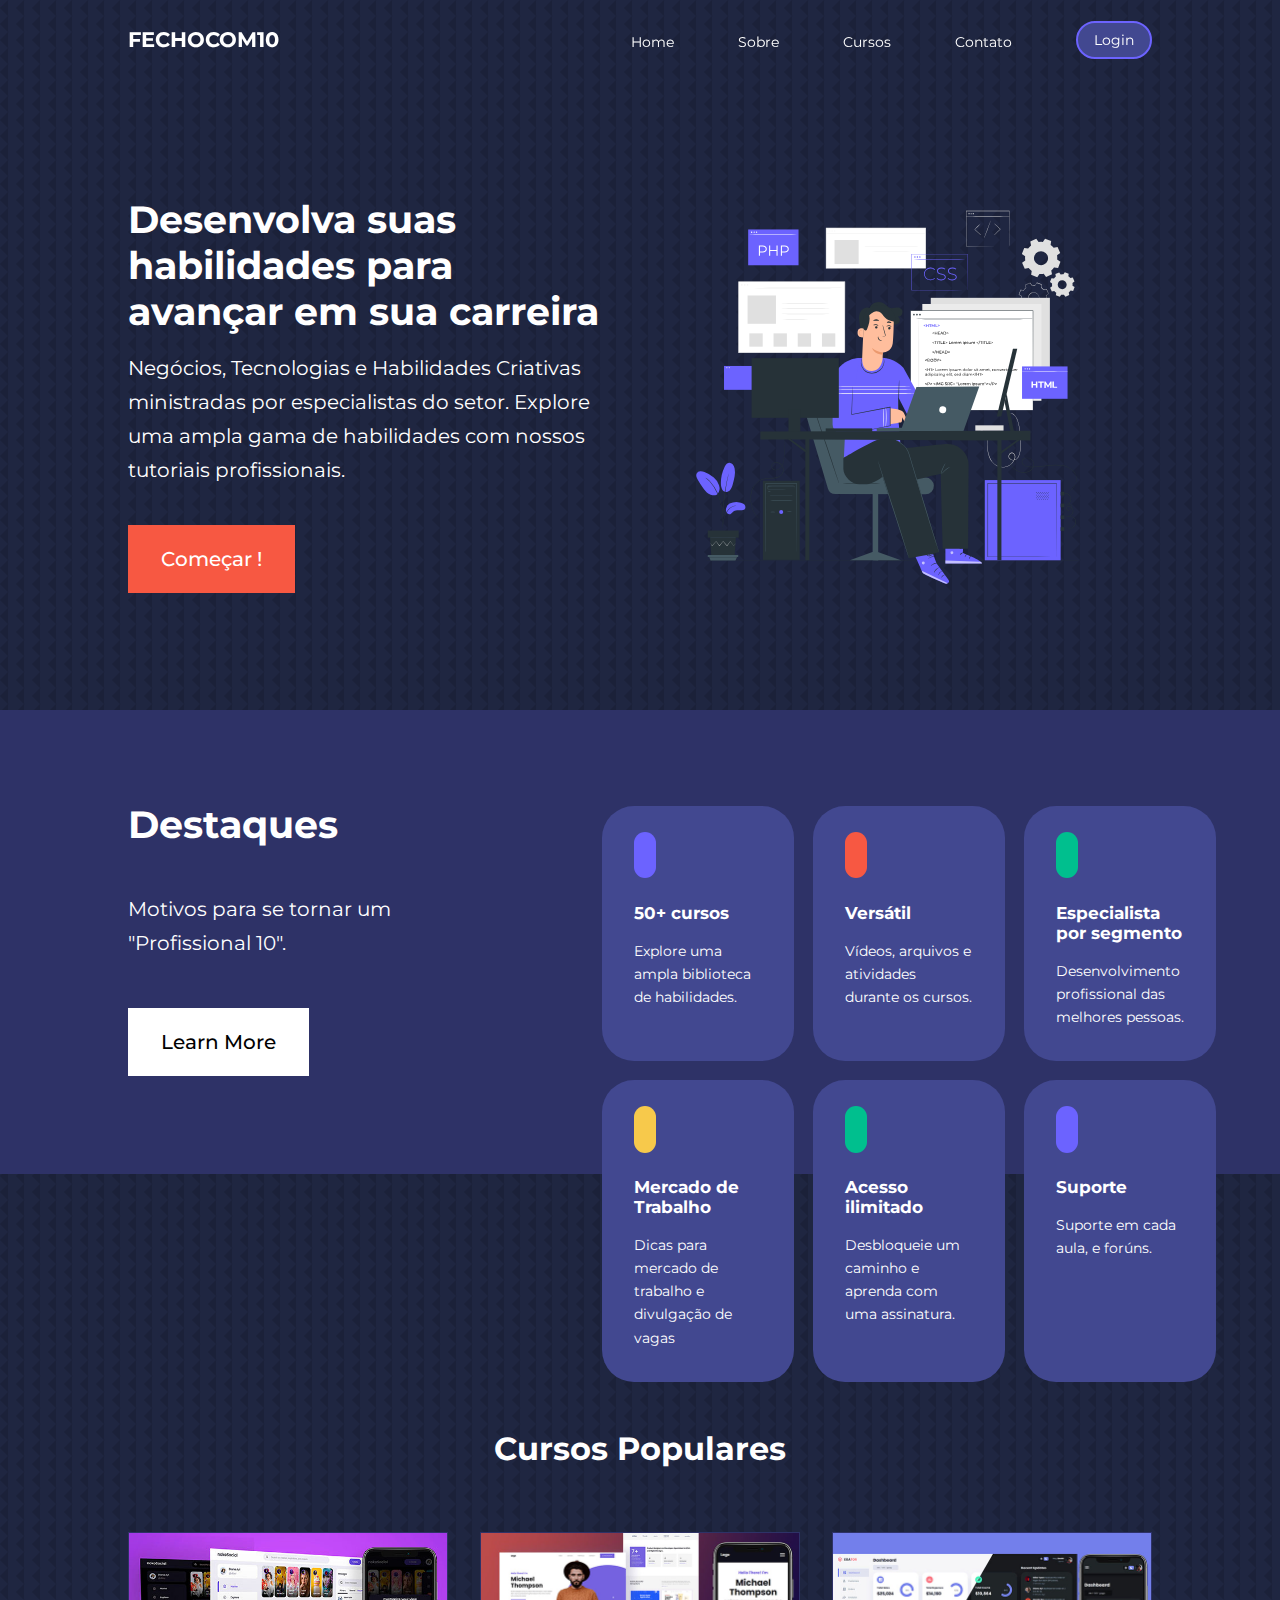
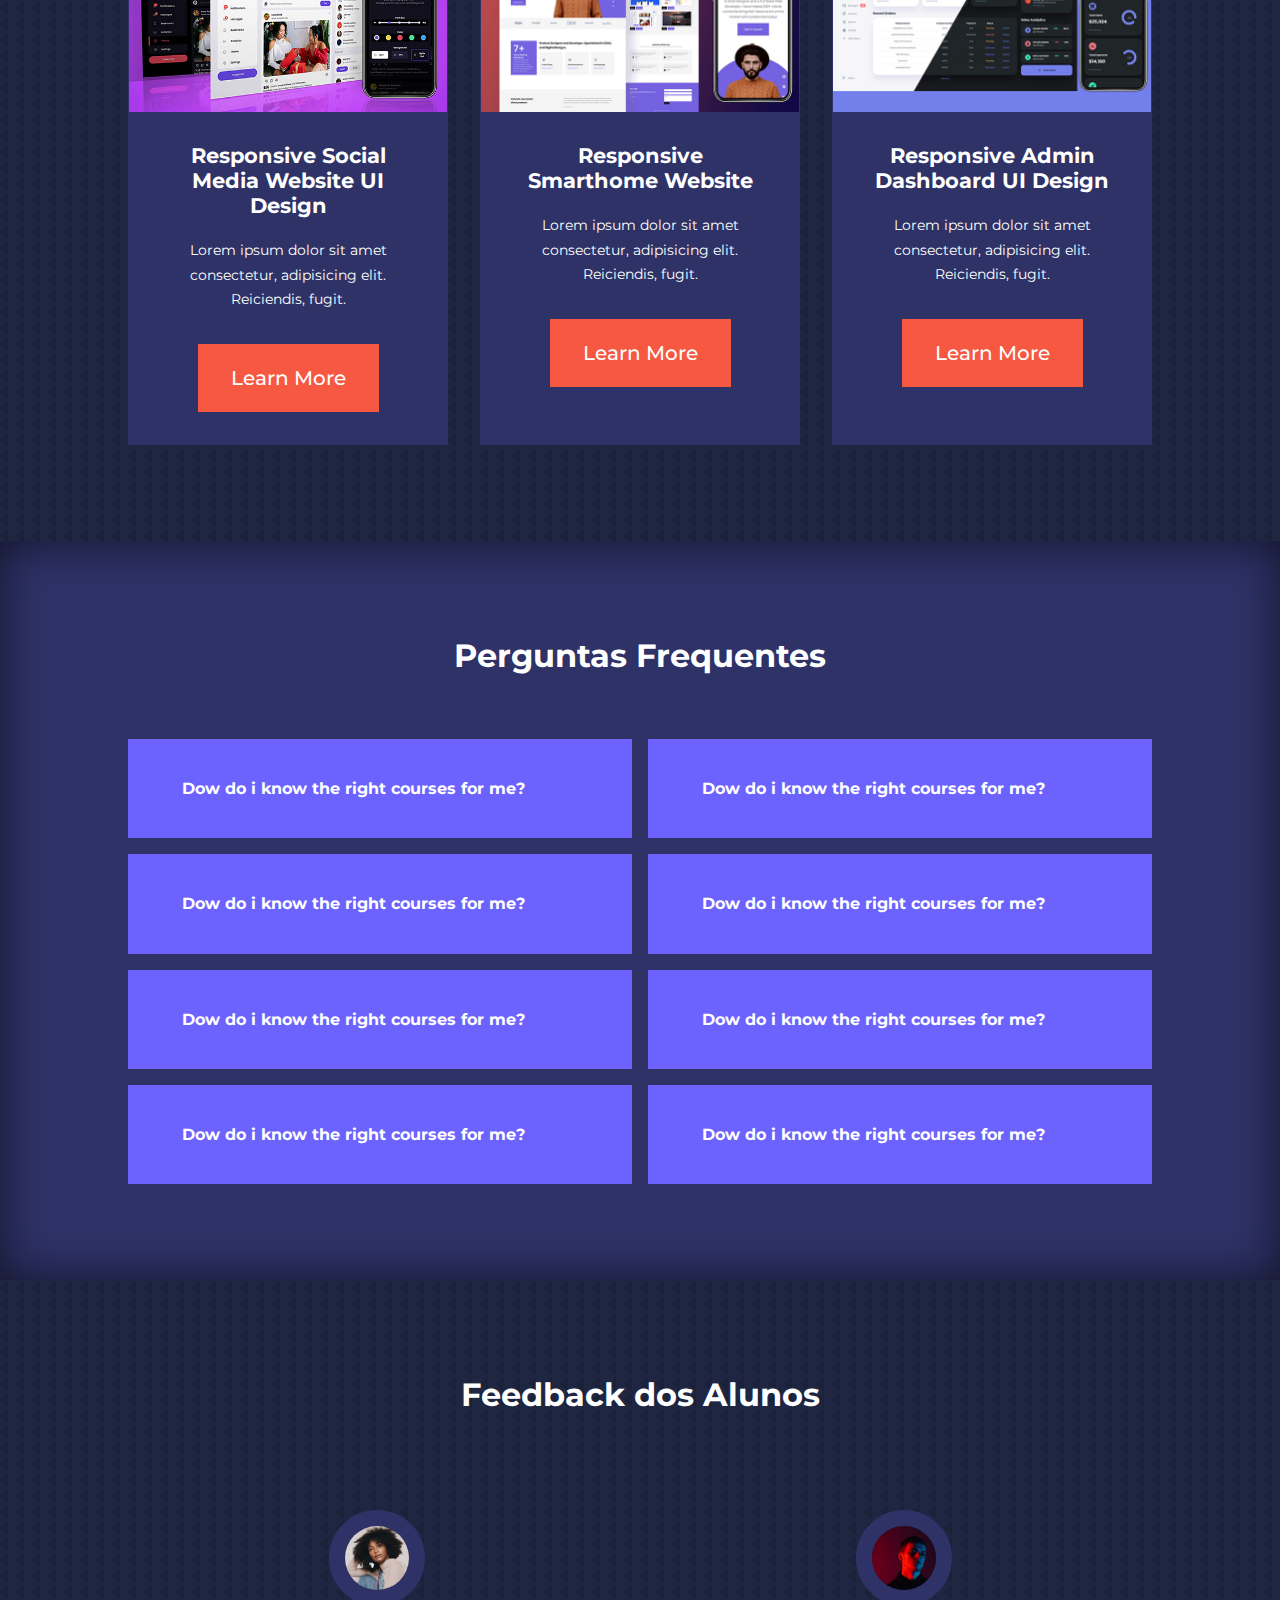
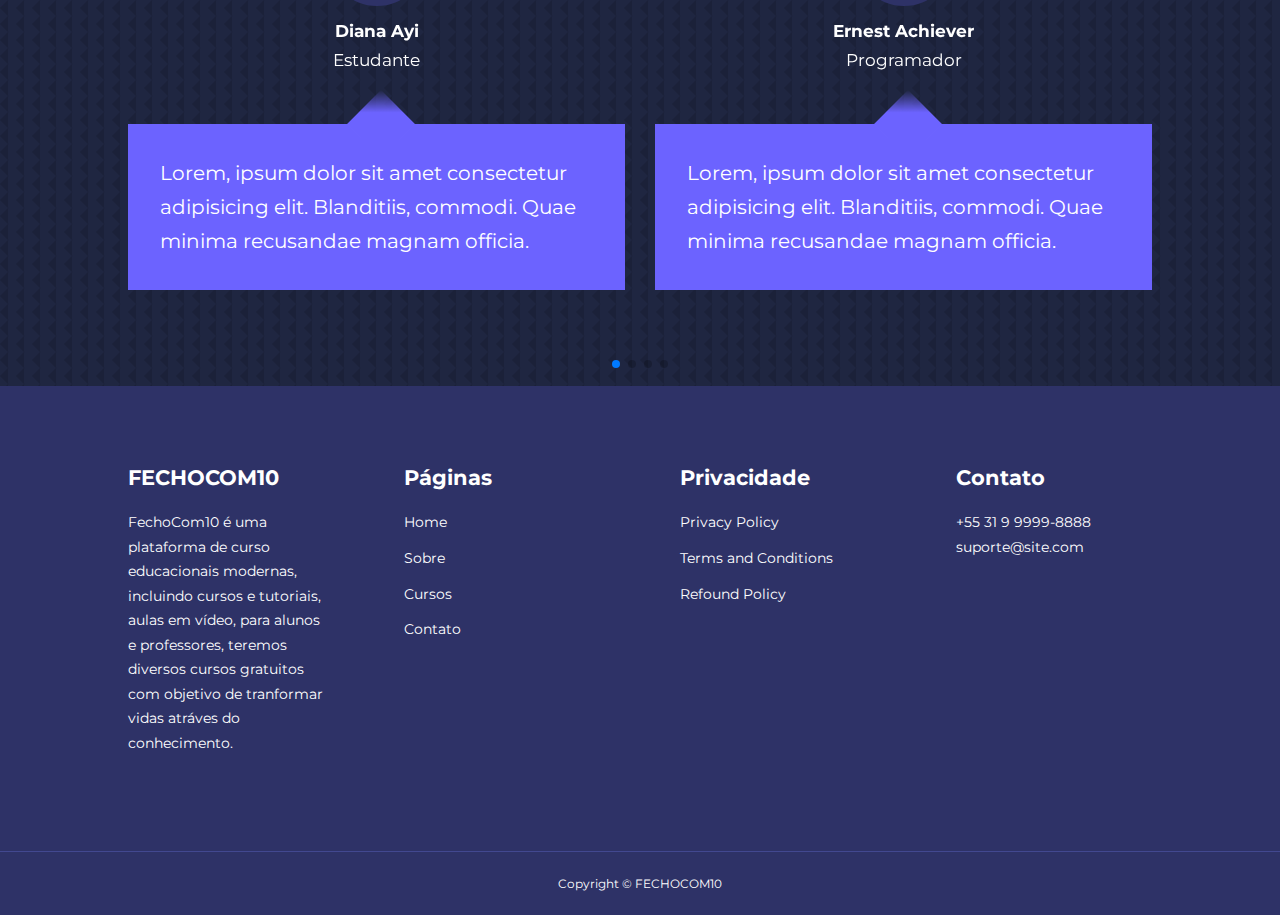
<file: index.html>
<!DOCTYPE html>
<html lang="pt-br">

<head>
    <meta charset="UTF-8">
    <meta http-equiv="X-UA-Compatible" content="IE=edge">
    <meta name="viewport" content="width=device-width, initial-scale=1.0">
    <title>Home - FechoCom10</title>


    <!-- ICONSSCOUT CDN -->
    <link rel="stylesheet" href="https://unicons.iconscout.com/release/v4.0.0/css/line.css">

    <!-- GOOGLE FONTS (MONTSERRAT) -->
    <link rel="preconnect" href="https://fonts.googleapis.com">
    <link rel="preconnect" href="https://fonts.gstatic.com" crossorigin>
    <link href="https://fonts.googleapis.com/css2?family=Montserrat:wght@300;400;600;700;800;900&display=swap"
        rel="stylesheet">

    <!-- SWIPER JS -->
    <link rel="stylesheet" href="https://cdn.jsdelivr.net/npm/swiper@9/swiper-bundle.min.css" />

    <!-- CSS -->
    <link rel="stylesheet" href="assets/css/style.css">

</head>

<body>
    <!-- ============== NAV BAR ============= -->
    <nav>
        <div class="container nav__container">
            <a href="index.html">
                <h4>FECHOCOM10</h4>
            </a>
            <ul class="nav__menu">
                <li><a href="index.html">Home</a></li>
                <li><a href="about.html">Sobre</a></li>
                <li><a href="courses.html">Cursos</a></li>
                <li><a href="contact.html">Contato</a></li>
                <a href="login.html"><li>Login</li></a>
            </ul>
            <button id="open-menu-btn"><i class="uil uil-bars"></i></button>
            <button id="close-menu-btn"><i class="uil uil-multiply"></i></button>
        </div>
    </nav>
    <!-- ============== END OF NAVBAR ============= -->

    <!-- ============== HEADER ============= -->
    <header>
        <div class="container header__container">
            <div class="header__left">
                <h1>Desenvolva suas habilidades para avançar em sua carreira</h1>
                <p>Negócios, Tecnologias e Habilidades Criativas ministradas por especialistas do setor. Explore uma ampla gama de habilidades com nossos tutoriais profissionais.</p>
                <a href="courses.html" class="btn btn-primary">Começar !</a>
            </div>

            <div class="header__right">
                <div class="header__right-image">
                    <img src="assets/img/Programming-pana.svg">
                </div>
            </div>
        </div>
    </header>

    <!-- ============== END OF HEADER ============= -->

    <!-- ============== CATEGORIES =============== -->
    <section class="categories">
        <div class="container categories__container">
            <div class="categories__left">
                <h1>Destaques</h1>
                <p>Motivos para se tornar um "Profissional 10".</p>
                <a href="" class="btn">Learn More</a>
            </div>

            <div class="categories__right">
                <article class="category">
                    <span class="category__icon"><i class="uil uil-video"></i></span>
                    <h5>50+ cursos</h5>
                    <p>Explore uma ampla biblioteca de habilidades.</p>
                </article>

                <article class="category">
                    <span class="category__icon"><i class="uil uil-arrow"></i></span>
                    <h5>Versátil</h5>
                    <p>Vídeos, arquivos e atividades durante os cursos.</p>
                </article>

                <article class="category">
                    <span class="category__icon"><i class="uil uil-check-circle"></i></span>
                    <h5>Especialista por segmento</h5>
                    <p>Desenvolvimento profissional das melhores pessoas.</p>
                </article>

                <article class="category">
                    <span class="category__icon"><i class="uil uil-suitcase"></i></span>
                    <h5>Mercado de Trabalho</h5>
                    <p>Dicas para mercado de trabalho e divulgação de vagas</p>
                </article>

                <article class="category">
                    <span class="category__icon"><i class="uil uil-clock-three"></i></span>
                    <h5>Acesso ilimitado</h5>
                    <p>Desbloqueie um caminho e aprenda com uma assinatura.</p>
                </article>

                <article class="category">
                    <span class="category__icon"><i class="uil uil-phone"></i></i></span>
                    <h5>Suporte</h5>
                    <p>Suporte em cada aula, e forúns.</p>
                </article>
            </div>
        </div>
    </section>
    <!-- ============== END OF CATEGORIES =============== -->


    <!-- ============== POPULAR COURSES =============== -->
    <section class="courses">
        <h2>Cursos Populares</h2>
        <div class="container courses__container">
            <article class="course">
                <div class="course__image">
                    <img src="assets/img/course1.jpg" alt="">
                </div>
                <div class="course__info">
                    <h4>Responsive Social Media Website UI Design</h4>
                    <p>Lorem ipsum dolor sit amet consectetur, adipisicing elit. Reiciendis, fugit.</p>
                    <a href="course.html" class="btn btn-primary">Learn More</a>
                </div>
            </article>

            <article class="course">
                <div class="course__image">
                    <img src="assets/img/course2.jpg" alt="">
                </div>
                <div class="course__info">
                    <h4>Responsive Smarthome Website</h4>
                    <p>Lorem ipsum dolor sit amet consectetur, adipisicing elit. Reiciendis, fugit.</p>
                    <a href="course.html" class="btn btn-primary">Learn More</a>
                </div>
            </article>

            <article class="course">
                <div class="course__image">
                    <img src="assets/img/course3.jpg" alt="">
                </div>
                <div class="course__info">
                    <h4>Responsive Admin Dashboard UI Design</h4>
                    <p>Lorem ipsum dolor sit amet consectetur, adipisicing elit. Reiciendis, fugit.</p>
                    <a href="course.html" class="btn btn-primary">Learn More</a>
                </div>
            </article>
        </div>
    </section>
    <!-- ============== END OF POPULAR COURSES =============== -->


    <!-- ============== FAQS =============== -->
    <section class="faqs">
        <h2>Perguntas Frequentes</h2>
        <div class="container faqs__container">

            <article class="faq">
                <div class="faq__icon"><i class="uil uil-plus"></i></div>
                <div class="question_answer">
                    <h4>Dow do i know the right courses for me?</h4>
                    <p>Lorem ipsum dolor sit amet consectetur adipisicing elit. Quidem, unde?</p>
                </div>
            </article>

            <article class="faq">
                <div class="faq__icon"><i class="uil uil-plus"></i></div>
                <div class="question_answer">
                    <h4>Dow do i know the right courses for me?</h4>
                    <p>Lorem ipsum dolor sit amet consectetur adipisicing elit. Quidem, unde?</p>
                </div>
            </article>

            <article class="faq">
                <div class="faq__icon"><i class="uil uil-plus"></i></div>
                <div class="question_answer">
                    <h4>Dow do i know the right courses for me?</h4>
                    <p>Lorem ipsum dolor sit amet consectetur adipisicing elit. Quidem, unde?</p>
                </div>
            </article>

            <article class="faq">
                <div class="faq__icon"><i class="uil uil-plus"></i></div>
                <div class="question_answer">
                    <h4>Dow do i know the right courses for me?</h4>
                    <p>Lorem ipsum dolor sit amet consectetur adipisicing elit. Quidem, unde?</p>
                </div>
            </article>

            <article class="faq">
                <div class="faq__icon"><i class="uil uil-plus"></i></div>
                <div class="question_answer">
                    <h4>Dow do i know the right courses for me?</h4>
                    <p>Lorem ipsum dolor sit amet consectetur adipisicing elit. Quidem, unde?</p>
                </div>
            </article>

            <article class="faq">
                <div class="faq__icon"><i class="uil uil-plus"></i></div>
                <div class="question_answer">
                    <h4>Dow do i know the right courses for me?</h4>
                    <p>Lorem ipsum dolor sit amet consectetur adipisicing elit. Quidem, unde?</p>
                </div>
            </article>

            <article class="faq">
                <div class="faq__icon"><i class="uil uil-plus"></i></div>
                <div class="question_answer">
                    <h4>Dow do i know the right courses for me?</h4>
                    <p>Lorem ipsum dolor sit amet consectetur adipisicing elit. Quidem, unde?</p>
                </div>
            </article>

            <article class="faq">
                <div class="faq__icon"><i class="uil uil-plus"></i></div>
                <div class="question_answer">
                    <h4>Dow do i know the right courses for me?</h4>
                    <p>Lorem ipsum dolor sit amet consectetur adipisicing elit. Quidem, unde?</p>
                </div>
            </article>
        </div>
    </section>
    <!-- ============== END OF FAQS =============== -->


    <!-- ============== TESTIMONIALS =============== -->
    <section class="container testimonials__container mySwiper">
        <h2>Feedback dos Alunos</h2>
        <div class="swiper-wrapper">
            <article class="testimonial swiper-slide">
                <div class="avatar">
                    <img src="assets/img/avatar1.jpg" alt="">
                </div>

                <div class="testimonial__info">
                    <h5>Diana Ayi</h5>
                    <small>Estudante</small>
                </div>

                <div class="testimonial__body">
                    <p>Lorem, ipsum dolor sit amet consectetur adipisicing elit. Blanditiis, commodi. Quae minima
                        recusandae magnam officia.</p>
                </div>
            </article>

            <article class="testimonial swiper-slide">
                <div class="avatar">
                    <img src="assets/img/avatar2.jpg" alt="">
                </div>

                <div class="testimonial__info">
                    <h5>Ernest Achiever</h5>
                    <small>Programador</small>
                </div>

                <div class="testimonial__body">
                    <p>Lorem, ipsum dolor sit amet consectetur adipisicing elit. Blanditiis, commodi. Quae minima
                        recusandae magnam officia.</p>
                </div>
            </article>

            <article class="testimonial swiper-slide">
                <div class="avatar">
                    <img src="assets/img/avatar3.jpg" alt="">
                </div>

                <div class="testimonial__info">
                    <h5>Edem Quist</h5>
                    <small>Designer</small>
                </div>

                <div class="testimonial__body">
                    <p>Lorem, ipsum dolor sit amet consectetur adipisicing elit. Blanditiis, commodi. Quae minima
                        recusandae magnam officia.</p>
                </div>
            </article>

            <article class="testimonial swiper-slide">
                <div class="avatar">
                    <img src="assets/img/avatar4.jpg" alt="">
                </div>

                <div class="testimonial__info">
                    <h5>Hajia Bintu</h5>
                    <small>Estudante</small>
                </div>

                <div class="testimonial__body">
                    <p>Lorem, ipsum dolor sit amet consectetur adipisicing elit. Blanditiis, commodi. Quae minima
                        recusandae magnam officia.</p>
                </div>
            </article>

            <article class="testimonial swiper-slide">
                <div class="avatar">
                    <img src="assets/img/avatar5.jpg" alt="">
                </div>

                <div class="testimonial__info">
                    <h5>Jane doe</h5>
                    <small>Estudante</small>
                </div>

                <div class="testimonial__body">
                    <p>Lorem, ipsum dolor sit amet consectetur adipisicing elit. Blanditiis, commodi. Quae minima
                        recusandae magnam officia.</p>
                </div>
            </article>
        </div>
        <div class="swiper-pagination"></div>
    </section>
    <!-- ============== END OF TESTIMONIALS =============== -->


    <!-- ============== FOOTER =============== -->
    <footer class="footer">
        <div class="container footer__container">

            <div class="footer__1">
                <a href="index.html" class="footer__logo">
                    <h4>FECHOCOM10</h4>
                </a>
                <p>FechoCom10 é uma plataforma de curso educacionais modernas, incluindo cursos e tutoriais, aulas em vídeo, para alunos e professores, teremos diversos cursos gratuitos com objetivo de tranformar vidas atráves do conhecimento.</p>
            </div>

            <div class="footer__2">
                <h4>Páginas</h4>
                <ul class="permalinks">
                    <li><a href="index.html">Home</a></li>
                    <li><a href="about.html">Sobre</a></li>
                    <li><a href="courses.html">Cursos</a></li>
                    <li><a href="contact.html">Contato</a></li>
                </ul>
            </div>

            <div class="footer__3">
                <h4>Privacidade</h4>
                <ul class="privacy">
                    <li><a href=""></a>Privacy Policy</li>
                    <li><a href=""></a>Terms and Conditions</li>
                    <li><a href=""></a>Refound Policy</li>
                </ul>
            </div>

            <div class="footer__4">
                <h4>Contato</h4>
                <div>
                    <p>+55 31 9 9999-8888</p>
                    <p>suporte@site.com</p>
                </div>

                <ul class="footer__socials">
                    <li>
                        <a href=""><i class="uil uil-facebook-f"></i></a>
                    </li>
                    <li>
                        <a href=""><i class="uil uil-instagram-alt"></i></a>
                    </li>
                    <li>
                        <a href=""><i class="uil uil-twitter"></i></a>
                    </li>
                    <li>
                        <a href=""><i class="uil uil-linkedin-alt"></i></a>
                    </li>
                </ul>
            </div>

        </div>

        <div class="footer__copyright">
            <small>Copyright &copy; FECHOCOM10</small>
        </div>

    </footer>
    <!-- ============== END OF FOOTER =============== -->



    <script src="https://cdn.jsdelivr.net/npm/swiper@9/swiper-bundle.min.js"></script>
    <script src="assets/js/main.js"></script>

    <!-- slide -->
    <script>
        var swiper = new Swiper(".mySwiper", {
            slidesPerView: 1,
            spaceBetween: 30,
            pagination: {
                el: ".swiper-pagination",
                clickable: true,
            },
            // when window width is >= 600px
            breakpoints: {
                600: {
                    slidesPerView: 2,
                }
            }
        });
    </script>

</body>

</html>
</file>
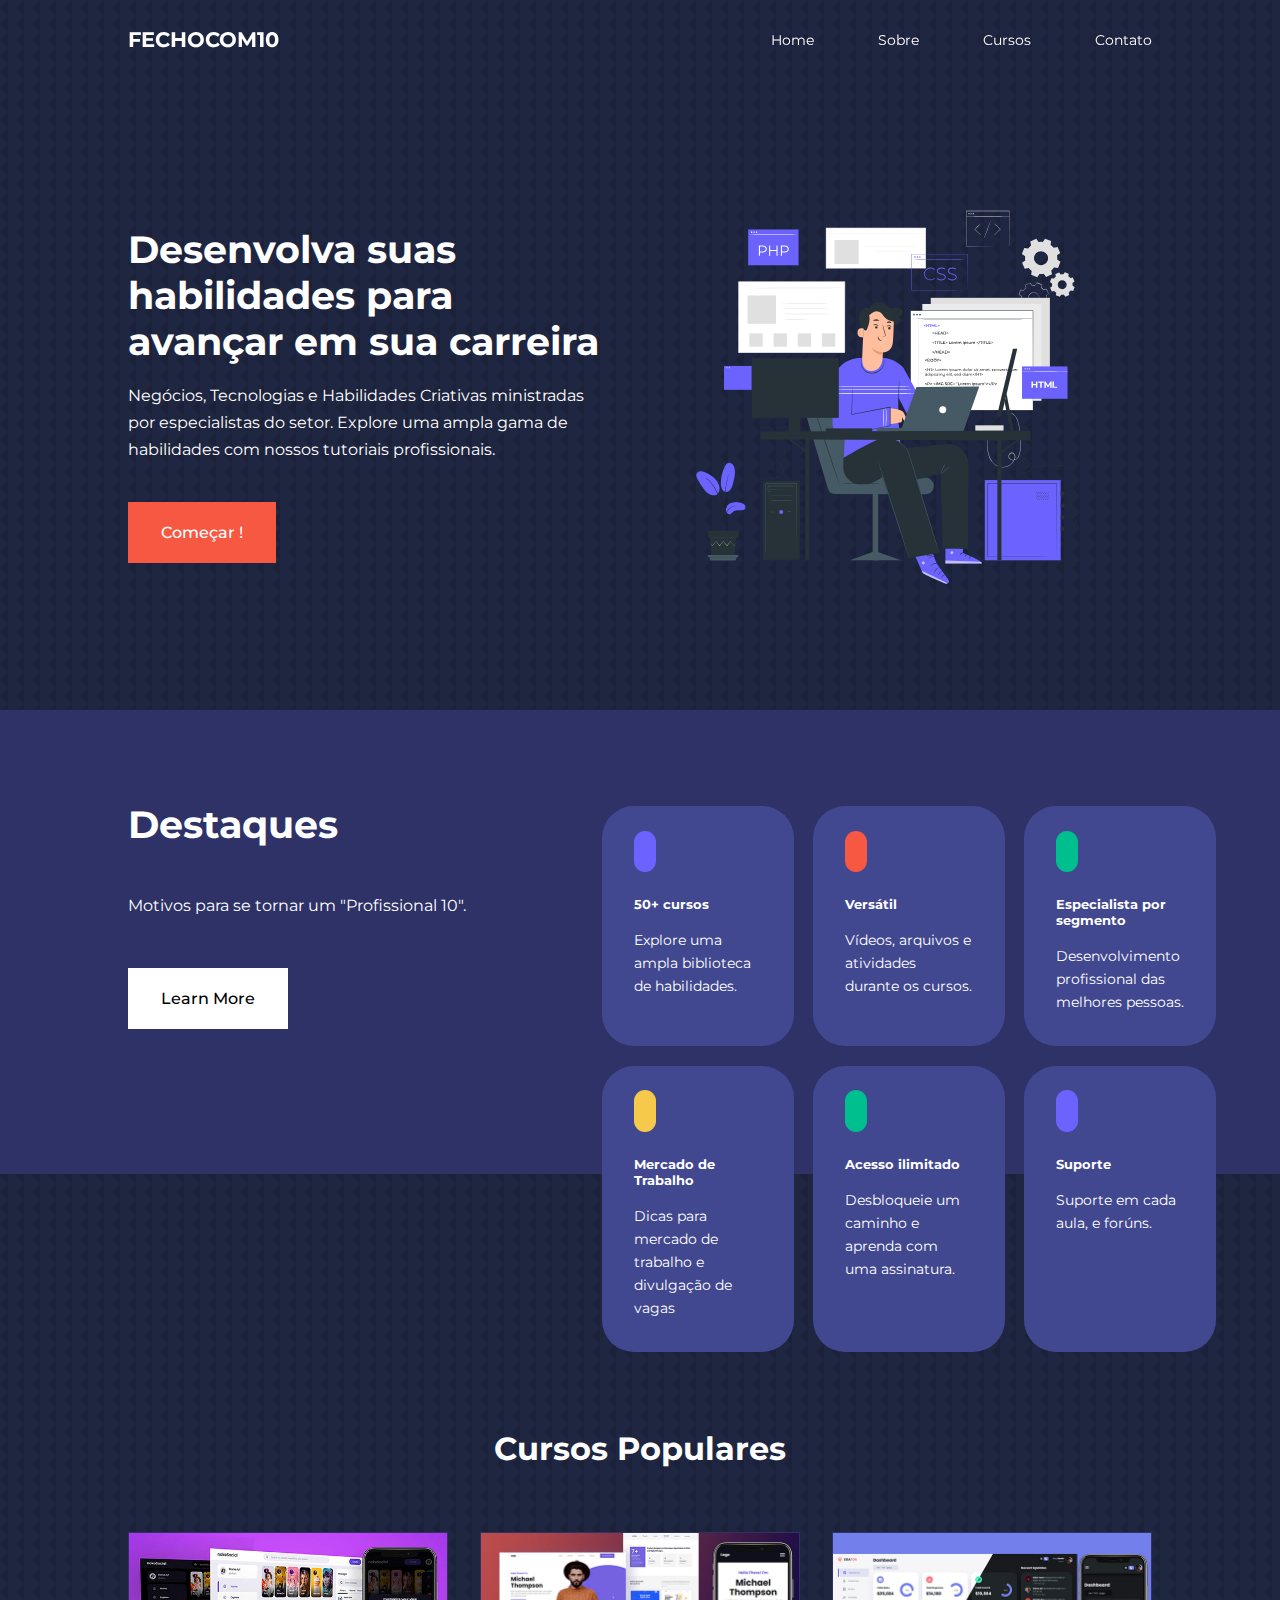
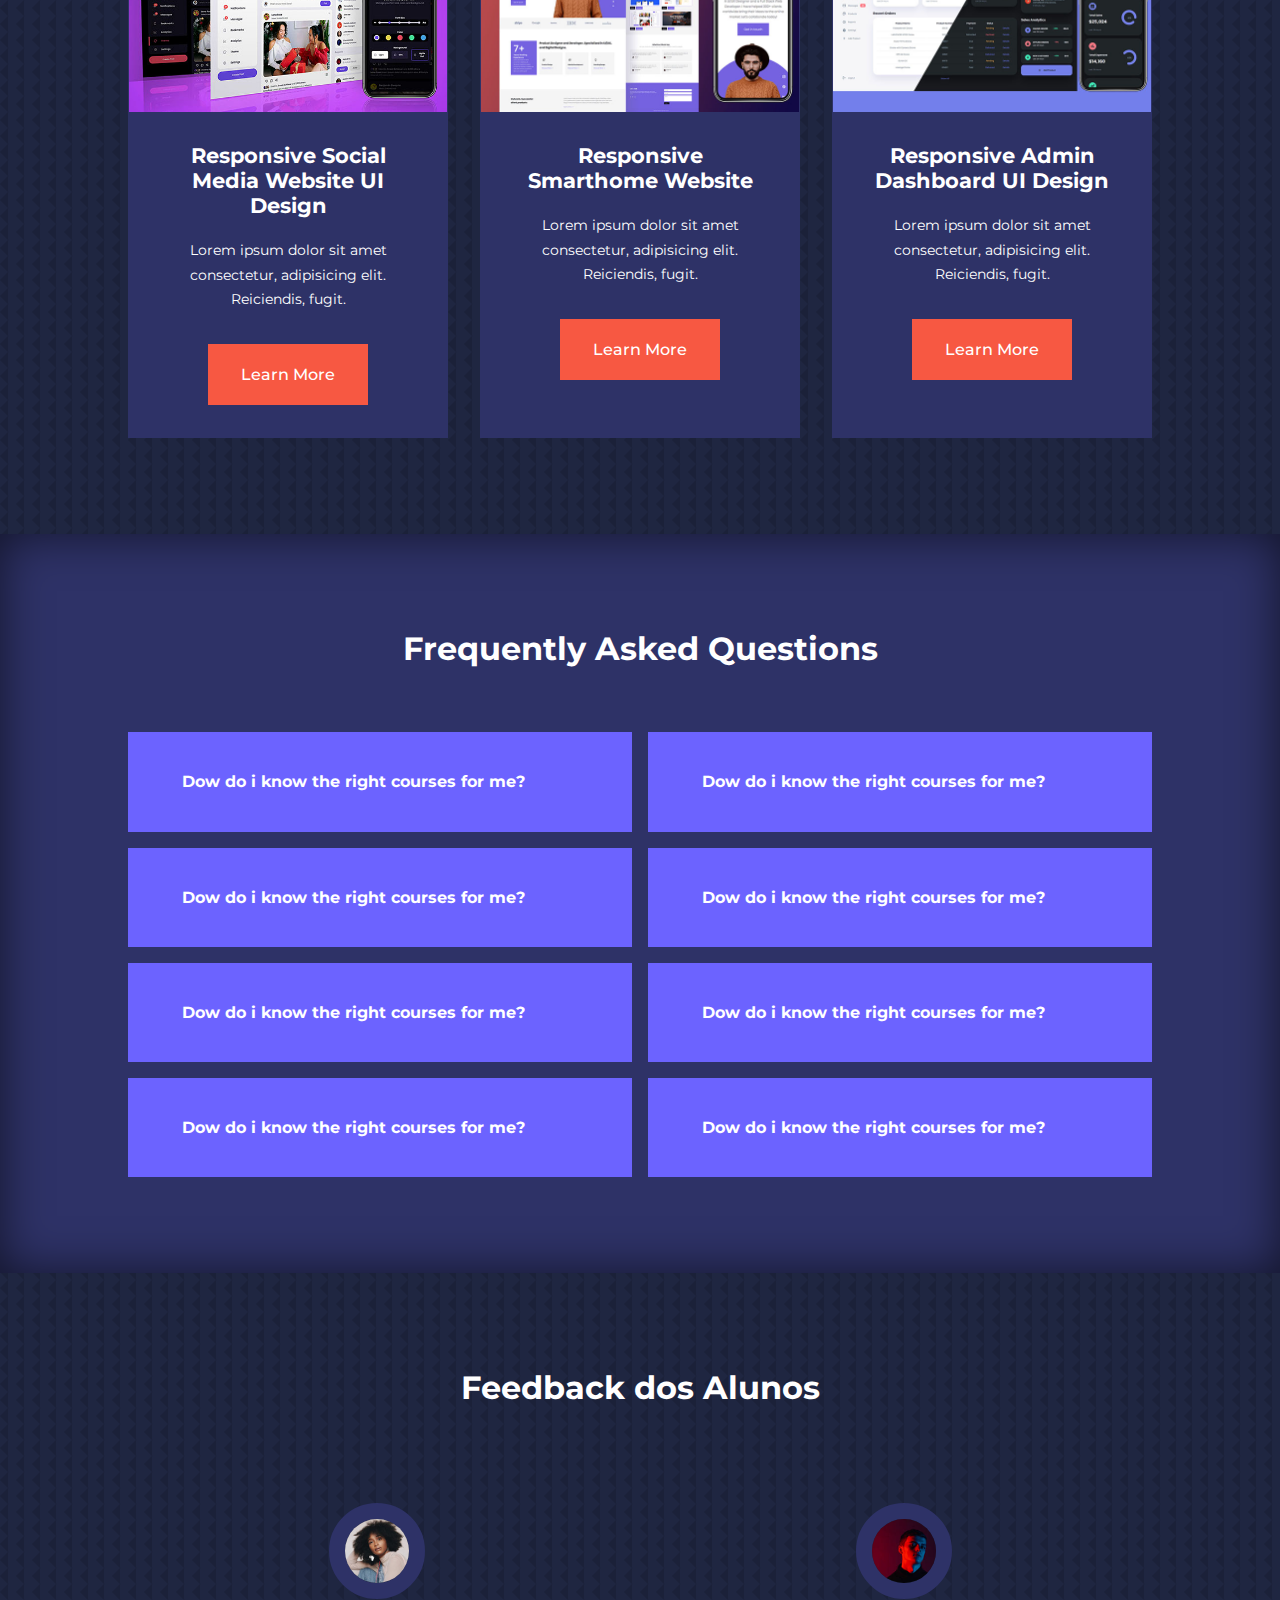
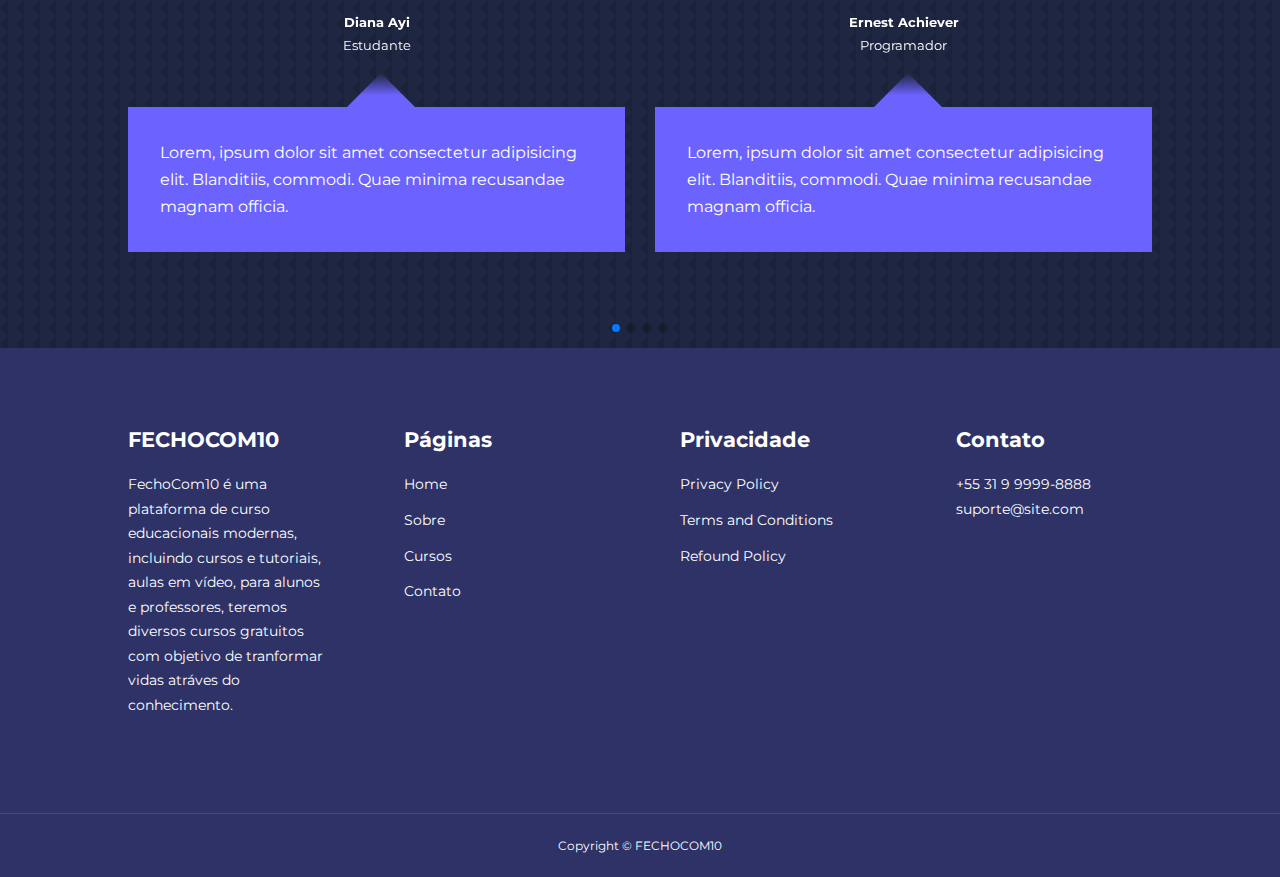
<file: escola/index.html>
<!DOCTYPE html>
<html lang="pt-br">

<head>
    <meta charset="UTF-8">
    <meta http-equiv="X-UA-Compatible" content="IE=edge">
    <meta name="viewport" content="width=device-width, initial-scale=1.0">
    <title>Home - FechoCom10</title>


    <!-- ICONSSCOUT CDN -->
    <link rel="stylesheet" href="https://unicons.iconscout.com/release/v4.0.0/css/line.css">

    <!-- GOOGLE FONTS (MONTSERRAT) -->
    <link rel="preconnect" href="https://fonts.googleapis.com">
    <link rel="preconnect" href="https://fonts.gstatic.com" crossorigin>
    <link href="https://fonts.googleapis.com/css2?family=Montserrat:wght@300;400;600;700;800;900&display=swap"
        rel="stylesheet">

    <!-- SWIPER JS -->
    <link rel="stylesheet" href="https://cdn.jsdelivr.net/npm/swiper@9/swiper-bundle.min.css" />

    <!-- CSS -->
    <link rel="stylesheet" href="assets/css/style.css">

</head>

<body>
    <!-- ============== NAV BAR ============= -->
    <nav>
        <div class="container nav__container">
            <a href="index.html">
                <h4>FECHOCOM10</h4>
            </a>
            <ul class="nav__menu">
                <li><a href="index.html">Home</a></li>
                <li><a href="about.html">Sobre</a></li>
                <li><a href="courses.html">Cursos</a></li>
                <li><a href="contact.html">Contato</a></li>
            </ul>
            <button id="open-menu-btn"><i class="uil uil-bars"></i></button>
            <button id="close-menu-btn"><i class="uil uil-multiply"></i></button>
        </div>
    </nav>
    <!-- ============== END OF NAVBAR ============= -->

    <!-- ============== HEADER ============= -->
    <header>
        <div class="container header__container">
            <div class="header__left">
                <h1>Desenvolva suas habilidades para avançar em sua carreira</h1>
                <p>Negócios, Tecnologias e Habilidades Criativas ministradas por especialistas do setor. Explore uma ampla gama de habilidades com nossos tutoriais profissionais.</p>
                <a href="courses.html" class="btn btn-primary">Começar !</a>
            </div>

            <div class="header__right">
                <div class="header__right-image">
                    <img src="assets/img/Programming-pana.svg">
                </div>
            </div>
        </div>
    </header>

    <!-- ============== END OF HEADER ============= -->

    <!-- ============== CATEGORIES =============== -->
    <section class="categories">
        <div class="container categories__container">
            <div class="categories__left">
                <h1>Destaques</h1>
                <p>Motivos para se tornar um "Profissional 10".</p>
                <a href="" class="btn">Learn More</a>
            </div>

            <div class="categories__right">
                <article class="category">
                    <span class="category__icon"><i class="uil uil-video"></i></span>
                    <h5>50+ cursos</h5>
                    <p>Explore uma ampla biblioteca de habilidades.</p>
                </article>

                <article class="category">
                    <span class="category__icon"><i class="uil uil-arrow"></i></span>
                    <h5>Versátil</h5>
                    <p>Vídeos, arquivos e atividades durante os cursos.</p>
                </article>

                <article class="category">
                    <span class="category__icon"><i class="uil uil-check-circle"></i></span>
                    <h5>Especialista por segmento</h5>
                    <p>Desenvolvimento profissional das melhores pessoas.</p>
                </article>

                <article class="category">
                    <span class="category__icon"><i class="uil uil-suitcase"></i></span>
                    <h5>Mercado de Trabalho</h5>
                    <p>Dicas para mercado de trabalho e divulgação de vagas</p>
                </article>

                <article class="category">
                    <span class="category__icon"><i class="uil uil-clock-three"></i></span>
                    <h5>Acesso ilimitado</h5>
                    <p>Desbloqueie um caminho e aprenda com uma assinatura.</p>
                </article>

                <article class="category">
                    <span class="category__icon"><i class="uil uil-phone"></i></i></span>
                    <h5>Suporte</h5>
                    <p>Suporte em cada aula, e forúns.</p>
                </article>
            </div>
        </div>
    </section>
    <!-- ============== END OF CATEGORIES =============== -->


    <!-- ============== POPULAR COURSES =============== -->
    <section class="courses">
        <h2>Cursos Populares</h2>
        <div class="container courses__container">
            <article class="course">
                <div class="course__image">
                    <img src="assets/img/course1.jpg" alt="">
                </div>
                <div class="course__info">
                    <h4>Responsive Social Media Website UI Design</h4>
                    <p>Lorem ipsum dolor sit amet consectetur, adipisicing elit. Reiciendis, fugit.</p>
                    <a href="course.html" class="btn btn-primary">Learn More</a>
                </div>
            </article>

            <article class="course">
                <div class="course__image">
                    <img src="assets/img/course2.jpg" alt="">
                </div>
                <div class="course__info">
                    <h4>Responsive Smarthome Website</h4>
                    <p>Lorem ipsum dolor sit amet consectetur, adipisicing elit. Reiciendis, fugit.</p>
                    <a href="course.html" class="btn btn-primary">Learn More</a>
                </div>
            </article>

            <article class="course">
                <div class="course__image">
                    <img src="assets/img/course3.jpg" alt="">
                </div>
                <div class="course__info">
                    <h4>Responsive Admin Dashboard UI Design</h4>
                    <p>Lorem ipsum dolor sit amet consectetur, adipisicing elit. Reiciendis, fugit.</p>
                    <a href="course.html" class="btn btn-primary">Learn More</a>
                </div>
            </article>
        </div>
    </section>
    <!-- ============== END OF POPULAR COURSES =============== -->


    <!-- ============== FAQS =============== -->
    <section class="faqs">
        <h2>Frequently Asked Questions</h2>
        <div class="container faqs__container">

            <article class="faq">
                <div class="faq__icon"><i class="uil uil-plus"></i></div>
                <div class="question_answer">
                    <h4>Dow do i know the right courses for me?</h4>
                    <p>Lorem ipsum dolor sit amet consectetur adipisicing elit. Quidem, unde?</p>
                </div>
            </article>

            <article class="faq">
                <div class="faq__icon"><i class="uil uil-plus"></i></div>
                <div class="question_answer">
                    <h4>Dow do i know the right courses for me?</h4>
                    <p>Lorem ipsum dolor sit amet consectetur adipisicing elit. Quidem, unde?</p>
                </div>
            </article>

            <article class="faq">
                <div class="faq__icon"><i class="uil uil-plus"></i></div>
                <div class="question_answer">
                    <h4>Dow do i know the right courses for me?</h4>
                    <p>Lorem ipsum dolor sit amet consectetur adipisicing elit. Quidem, unde?</p>
                </div>
            </article>

            <article class="faq">
                <div class="faq__icon"><i class="uil uil-plus"></i></div>
                <div class="question_answer">
                    <h4>Dow do i know the right courses for me?</h4>
                    <p>Lorem ipsum dolor sit amet consectetur adipisicing elit. Quidem, unde?</p>
                </div>
            </article>

            <article class="faq">
                <div class="faq__icon"><i class="uil uil-plus"></i></div>
                <div class="question_answer">
                    <h4>Dow do i know the right courses for me?</h4>
                    <p>Lorem ipsum dolor sit amet consectetur adipisicing elit. Quidem, unde?</p>
                </div>
            </article>

            <article class="faq">
                <div class="faq__icon"><i class="uil uil-plus"></i></div>
                <div class="question_answer">
                    <h4>Dow do i know the right courses for me?</h4>
                    <p>Lorem ipsum dolor sit amet consectetur adipisicing elit. Quidem, unde?</p>
                </div>
            </article>

            <article class="faq">
                <div class="faq__icon"><i class="uil uil-plus"></i></div>
                <div class="question_answer">
                    <h4>Dow do i know the right courses for me?</h4>
                    <p>Lorem ipsum dolor sit amet consectetur adipisicing elit. Quidem, unde?</p>
                </div>
            </article>

            <article class="faq">
                <div class="faq__icon"><i class="uil uil-plus"></i></div>
                <div class="question_answer">
                    <h4>Dow do i know the right courses for me?</h4>
                    <p>Lorem ipsum dolor sit amet consectetur adipisicing elit. Quidem, unde?</p>
                </div>
            </article>
        </div>
    </section>
    <!-- ============== END OF FAQS =============== -->


    <!-- ============== TESTIMONIALS =============== -->
    <section class="container testimonials__container mySwiper">
        <h2>Feedback dos Alunos</h2>
        <div class="swiper-wrapper">
            <article class="testimonial swiper-slide">
                <div class="avatar">
                    <img src="assets/img/avatar1.jpg" alt="">
                </div>

                <div class="testimonial__info">
                    <h5>Diana Ayi</h5>
                    <small>Estudante</small>
                </div>

                <div class="testimonial__body">
                    <p>Lorem, ipsum dolor sit amet consectetur adipisicing elit. Blanditiis, commodi. Quae minima
                        recusandae magnam officia.</p>
                </div>
            </article>

            <article class="testimonial swiper-slide">
                <div class="avatar">
                    <img src="assets/img/avatar2.jpg" alt="">
                </div>

                <div class="testimonial__info">
                    <h5>Ernest Achiever</h5>
                    <small>Programador</small>
                </div>

                <div class="testimonial__body">
                    <p>Lorem, ipsum dolor sit amet consectetur adipisicing elit. Blanditiis, commodi. Quae minima
                        recusandae magnam officia.</p>
                </div>
            </article>

            <article class="testimonial swiper-slide">
                <div class="avatar">
                    <img src="assets/img/avatar3.jpg" alt="">
                </div>

                <div class="testimonial__info">
                    <h5>Edem Quist</h5>
                    <small>Designer</small>
                </div>

                <div class="testimonial__body">
                    <p>Lorem, ipsum dolor sit amet consectetur adipisicing elit. Blanditiis, commodi. Quae minima
                        recusandae magnam officia.</p>
                </div>
            </article>

            <article class="testimonial swiper-slide">
                <div class="avatar">
                    <img src="assets/img/avatar4.jpg" alt="">
                </div>

                <div class="testimonial__info">
                    <h5>Hajia Bintu</h5>
                    <small>Estudante</small>
                </div>

                <div class="testimonial__body">
                    <p>Lorem, ipsum dolor sit amet consectetur adipisicing elit. Blanditiis, commodi. Quae minima
                        recusandae magnam officia.</p>
                </div>
            </article>

            <article class="testimonial swiper-slide">
                <div class="avatar">
                    <img src="assets/img/avatar5.jpg" alt="">
                </div>

                <div class="testimonial__info">
                    <h5>Jane doe</h5>
                    <small>Estudante</small>
                </div>

                <div class="testimonial__body">
                    <p>Lorem, ipsum dolor sit amet consectetur adipisicing elit. Blanditiis, commodi. Quae minima
                        recusandae magnam officia.</p>
                </div>
            </article>
        </div>
        <div class="swiper-pagination"></div>
    </section>
    <!-- ============== END OF TESTIMONIALS =============== -->


    <!-- ============== FOOTER =============== -->
    <footer class="footer">
        <div class="container footer__container">

            <div class="footer__1">
                <a href="index.html" class="footer__logo">
                    <h4>FECHOCOM10</h4>
                </a>
                <p>FechoCom10 é uma plataforma de curso educacionais modernas, incluindo cursos e tutoriais, aulas em vídeo, para alunos e professores, teremos diversos cursos gratuitos com objetivo de tranformar vidas atráves do conhecimento.</p>
            </div>

            <div class="footer__2">
                <h4>Páginas</h4>
                <ul class="permalinks">
                    <li><a href="index.html">Home</a></li>
                    <li><a href="about.html">Sobre</a></li>
                    <li><a href="courses.html">Cursos</a></li>
                    <li><a href="contact.html">Contato</a></li>
                </ul>
            </div>

            <div class="footer__3">
                <h4>Privacidade</h4>
                <ul class="privacy">
                    <li><a href=""></a>Privacy Policy</li>
                    <li><a href=""></a>Terms and Conditions</li>
                    <li><a href=""></a>Refound Policy</li>
                </ul>
            </div>

            <div class="footer__4">
                <h4>Contato</h4>
                <div>
                    <p>+55 31 9 9999-8888</p>
                    <p>suporte@site.com</p>
                </div>

                <ul class="footer__socials">
                    <li>
                        <a href=""><i class="uil uil-facebook-f"></i></a>
                    </li>
                    <li>
                        <a href=""><i class="uil uil-instagram-alt"></i></a>
                    </li>
                    <li>
                        <a href=""><i class="uil uil-twitter"></i></a>
                    </li>
                    <li>
                        <a href=""><i class="uil uil-linkedin-alt"></i></a>
                    </li>
                </ul>
            </div>

        </div>

        <div class="footer__copyright">
            <small>Copyright &copy; FECHOCOM10</small>
        </div>

    </footer>
    <!-- ============== END OF FOOTER =============== -->



    <script src="https://cdn.jsdelivr.net/npm/swiper@9/swiper-bundle.min.js"></script>
    <script src="assets/js/main.js"></script>

    <!-- slide -->
    <script>
        var swiper = new Swiper(".mySwiper", {
            slidesPerView: 1,
            spaceBetween: 30,
            pagination: {
                el: ".swiper-pagination",
                clickable: true,
            },
            // when window width is >= 600px
            breakpoints: {
                600: {
                    slidesPerView: 2,
                }
            }
        });
    </script>

</body>

</html>
</file>
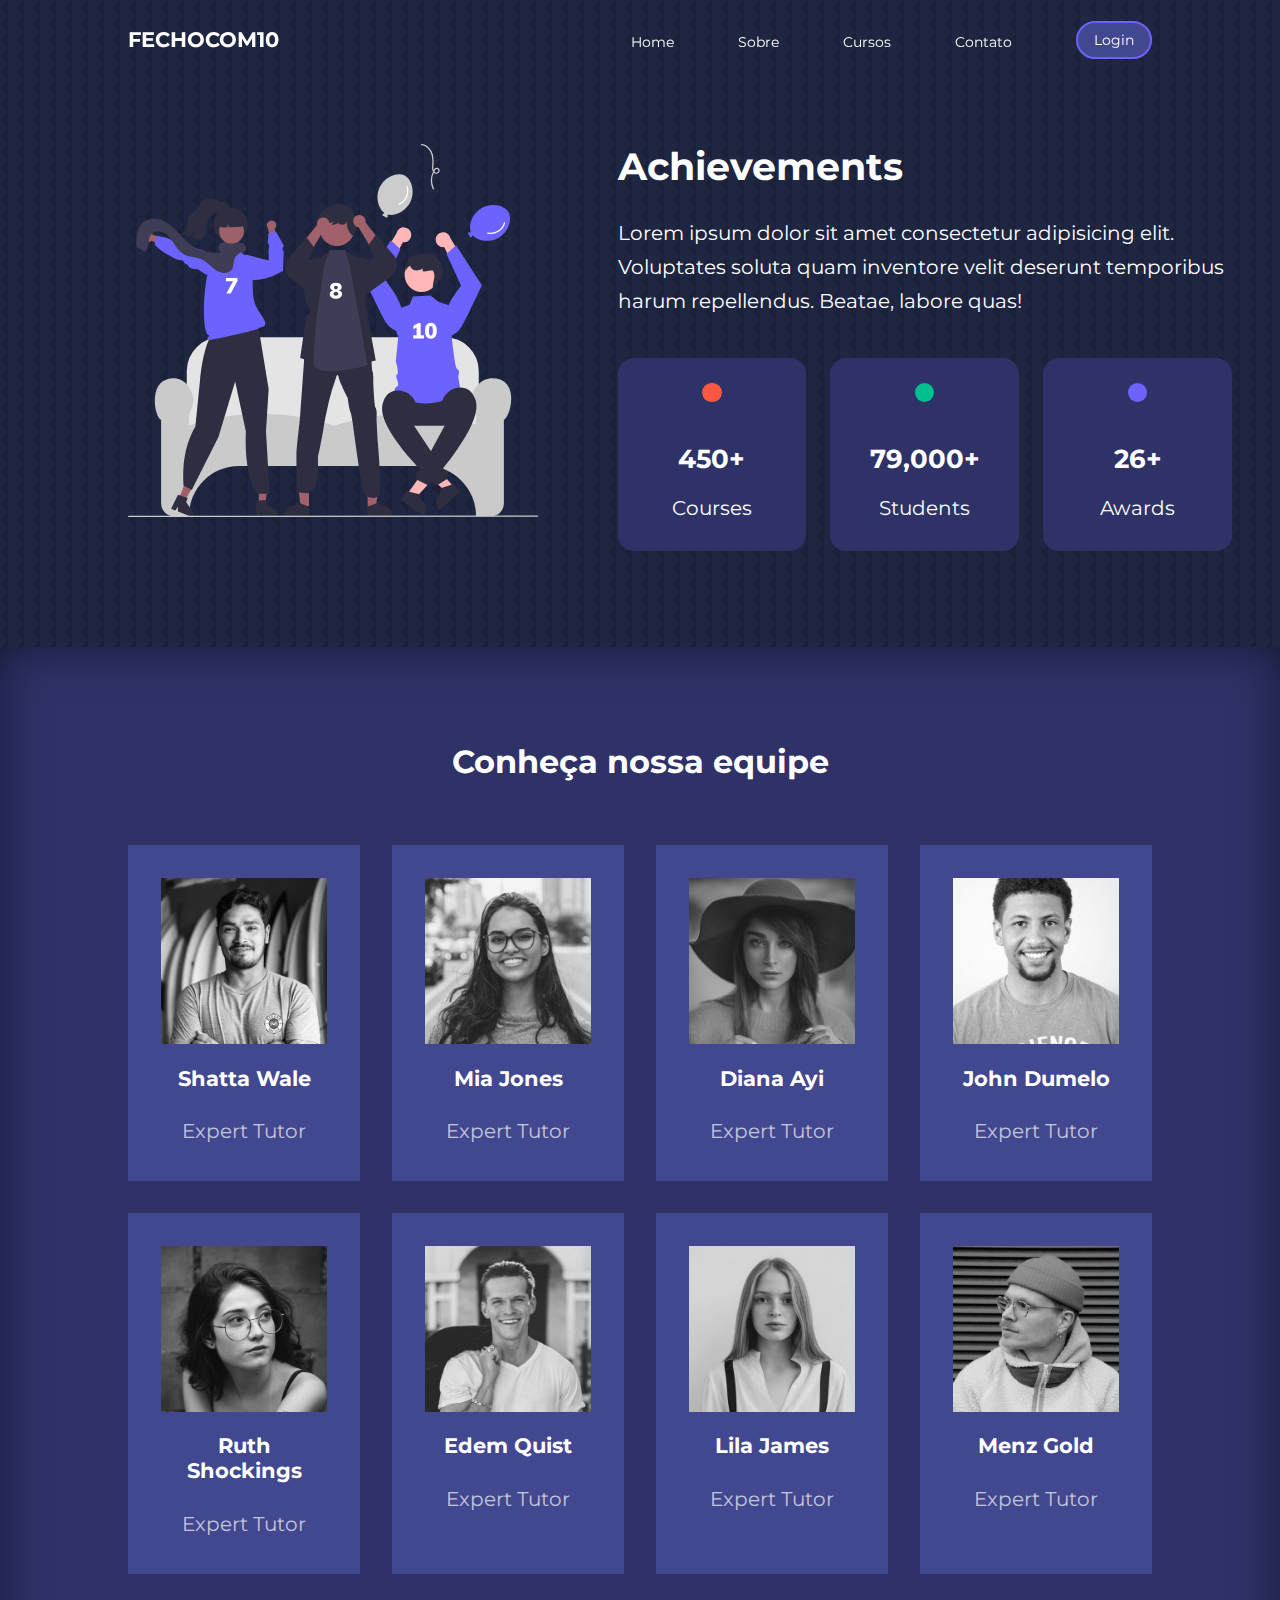
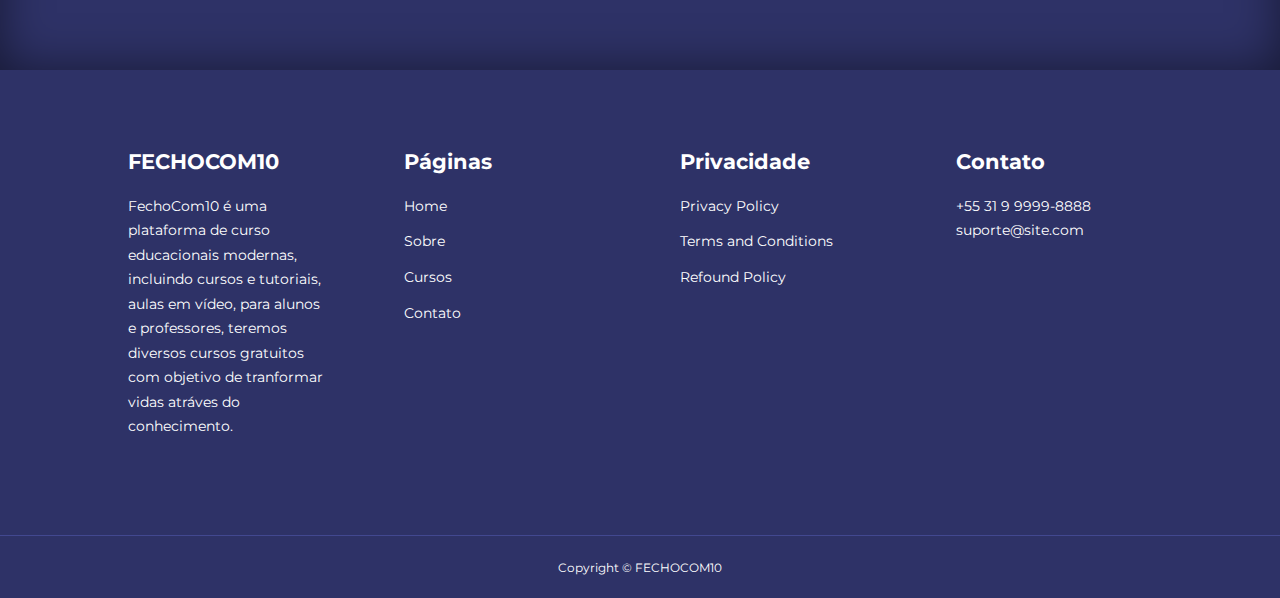
<file: about.html>
<!DOCTYPE html>
<html lang="pt-br">

<head>
    <meta charset="UTF-8">
    <meta http-equiv="X-UA-Compatible" content="IE=edge">
    <meta name="viewport" content="width=device-width, initial-scale=1.0">
    <title>Sobre - FechoCom10</title>


    <!-- ICONSSCOUT CDN -->
    <link rel="stylesheet" href="https://unicons.iconscout.com/release/v4.0.0/css/line.css">

    <!-- GOOGLE FONTS (MONTSERRAT) -->
    <link rel="preconnect" href="https://fonts.googleapis.com">
    <link rel="preconnect" href="https://fonts.gstatic.com" crossorigin>
    <link href="https://fonts.googleapis.com/css2?family=Montserrat:wght@300;400;600;700;800;900&display=swap"
        rel="stylesheet">


    <!-- CSS -->
    <link rel="stylesheet" href="assets/css/style.css">
    <link rel="stylesheet" href="assets/css/about.css">

</head>

<body>
    <!-- ============== NAV BAR ============= -->
    <nav>
        <div class="container nav__container">
            <a href="index.html">
                <h4>FECHOCOM10</h4>
            </a>
            <ul class="nav__menu">
                <li><a href="index.html">Home</a></li>
                <li><a href="about.html">Sobre</a></li>
                <li><a href="courses.html">Cursos</a></li>
                <li><a href="contact.html">Contato</a></li>
                <a href="login.html"><li>Login</li></a>
            </ul>
            <button id="open-menu-btn"><i class="uil uil-bars"></i></button>
            <button id="close-menu-btn"><i class="uil uil-multiply"></i></button>
        </div>
    </nav>
    <!-- ============== END OF NAVBAR ============= -->


    <!-- ============== ACHIEVEMENTS ============= -->
    <section class="about__achievements">
        <div class="container about__achievements-container">
            <div class="about__achievements-left">
                <img src="assets/img/about achievements.svg" alt="">
            </div>

            <div class="about__achievements-right">
                <h1>Achievements</h1>
                <p>Lorem ipsum dolor sit amet consectetur adipisicing elit. Voluptates soluta quam inventore velit
                    deserunt temporibus harum repellendus. Beatae, labore quas!</p>

                <div class="achievements__cards">
                    <article class="achievement__card">
                        <span class="achievement__icon">
                            <i class="uil uil-video"></i>
                        </span>
                        <h3>450+</h3>
                        <p>Courses</p>
                    </article>

                    <article class="achievement__card">
                        <span class="achievement__icon">
                            <i class="uil uil-users-alt"></i>
                        </span>
                        <h3>79,000+</h3>
                        <p>Students</p>
                    </article>

                    <article class="achievement__card">
                        <span class="achievement__icon">
                            <i class="uil uil-trophy"></i>
                        </span>
                        <h3>26+</h3>
                        <p>Awards</p>
                    </article>

                </div>
            </div>
        </div>
    </section>
    <!-- ============== END OF ACHIEVEMENTS ============= -->


    <!-- ============== TEAM =============== -->
    <section class="team">
        <h2>Conheça nossa equipe</h2>
        <div class="container team__container">
            <article class="team__member">
                <div class="team__member-image">
                    <img src="assets/img/tm1.jpg" alt="">
                </div>

                <div class="team__member-info">
                    <h4>Shatta Wale</h4>
                    <p>Expert Tutor</p>
                </div>

                <div class="team__member-socials">
                    <a href="https://instagram.com" target="_blank"><i class="uil uil-instagram"></i></a>
                    <a href="https://twitter.com" target="_blank"><i class="uil uil-twitter-alt"></i></a>
                    <a href="https://linkedin.com" target="_blank"><i class="uil uil-linkedin-alt"></i></a>
                </div>
            </article>

            <article class="team__member">
                <div class="team__member-image">
                    <img src="assets/img/tm2.jpg" alt="">
                </div>

                <div class="team__member-info">
                    <h4>Mia Jones</h4>
                    <p>Expert Tutor</p>
                </div>

                <div class="team__member-socials">
                    <a href="https://instagram.com" target="_blank"><i class="uil uil-instagram"></i></a>
                    <a href="https://twitter.com" target="_blank"><i class="uil uil-twitter-alt"></i></a>
                    <a href="https://linkedin.com" target="_blank"><i class="uil uil-linkedin-alt"></i></a>
                </div>
            </article>

            <article class="team__member">
                <div class="team__member-image">
                    <img src="assets/img/tm3.jpg" alt="">
                </div>

                <div class="team__member-info">
                    <h4>Diana Ayi</h4>
                    <p>Expert Tutor</p>
                </div>

                <div class="team__member-socials">
                    <a href="https://instagram.com" target="_blank"><i class="uil uil-instagram"></i></a>
                    <a href="https://twitter.com" target="_blank"><i class="uil uil-twitter-alt"></i></a>
                    <a href="https://linkedin.com" target="_blank"><i class="uil uil-linkedin-alt"></i></a>
                </div>
            </article>

            <article class="team__member">
                <div class="team__member-image">
                    <img src="assets/img/tm4.jpg" alt="">
                </div>

                <div class="team__member-info">
                    <h4>John Dumelo</h4>
                    <p>Expert Tutor</p>
                </div>

                <div class="team__member-socials">
                    <a href="https://instagram.com" target="_blank"><i class="uil uil-instagram"></i></a>
                    <a href="https://twitter.com" target="_blank"><i class="uil uil-twitter-alt"></i></a>
                    <a href="https://linkedin.com" target="_blank"><i class="uil uil-linkedin-alt"></i></a>
                </div>
            </article>

            <article class="team__member">
                <div class="team__member-image">
                    <img src="assets/img/tm5.jpg" alt="">
                </div>

                <div class="team__member-info">
                    <h4>Ruth Shockings</h4>
                    <p>Expert Tutor</p>
                </div>

                <div class="team__member-socials">
                    <a href="https://instagram.com" target="_blank"><i class="uil uil-instagram"></i></a>
                    <a href="https://twitter.com" target="_blank"><i class="uil uil-twitter-alt"></i></a>
                    <a href="https://linkedin.com" target="_blank"><i class="uil uil-linkedin-alt"></i></a>
                </div>
            </article>

            <article class="team__member">
                <div class="team__member-image">
                    <img src="assets/img/tm6.jpg" alt="">
                </div>

                <div class="team__member-info">
                    <h4>Edem Quist</h4>
                    <p>Expert Tutor</p>
                </div>

                <div class="team__member-socials">
                    <a href="https://instagram.com" target="_blank"><i class="uil uil-instagram"></i></a>
                    <a href="https://twitter.com" target="_blank"><i class="uil uil-twitter-alt"></i></a>
                    <a href="https://linkedin.com" target="_blank"><i class="uil uil-linkedin-alt"></i></a>
                </div>
            </article>

            <article class="team__member">
                <div class="team__member-image">
                    <img src="assets/img/tm7.jpg" alt="">
                </div>

                <div class="team__member-info">
                    <h4>Lila James</h4>
                    <p>Expert Tutor</p>
                </div>

                <div class="team__member-socials">
                    <a href="https://instagram.com" target="_blank"><i class="uil uil-instagram"></i></a>
                    <a href="https://twitter.com" target="_blank"><i class="uil uil-twitter-alt"></i></a>
                    <a href="https://linkedin.com" target="_blank"><i class="uil uil-linkedin-alt"></i></a>
                </div>
            </article>

            <article class="team__member">
                <div class="team__member-image">
                    <img src="assets/img/tm8.jpg" alt="">
                </div>

                <div class="team__member-info">
                    <h4>Menz Gold</h4>
                    <p>Expert Tutor</p>
                </div>

                <div class="team__member-socials">
                    <a href="https://instagram.com" target="_blank"><i class="uil uil-instagram"></i></a>
                    <a href="https://twitter.com" target="_blank"><i class="uil uil-twitter-alt"></i></a>
                    <a href="https://linkedin.com" target="_blank"><i class="uil uil-linkedin-alt"></i></a>
                </div>
            </article>
        </div>
    </section>
    <!-- ============== END OF TEAM ============= -->



    <!-- ============== FOOTER =============== -->
    <footer class="footer">
        <div class="container footer__container">

            <div class="footer__1">
                <a href="index.html" class="footer__logo">
                    <h4>FECHOCOM10</h4>
                </a>
                <p>FechoCom10 é uma plataforma de curso educacionais modernas, incluindo cursos e tutoriais, aulas em vídeo, para alunos e professores, teremos diversos cursos gratuitos com objetivo de tranformar vidas atráves do conhecimento.</p>
            </div>

            <div class="footer__2">
                <h4>Páginas</h4>
                <ul class="permalinks">
                    <li><a href="index.html">Home</a></li>
                    <li><a href="about.html">Sobre</a></li>
                    <li><a href="courses.html">Cursos</a></li>
                    <li><a href="contact.html">Contato</a></li>
                </ul>
            </div>

            <div class="footer__3">
                <h4>Privacidade</h4>
                <ul class="privacy">
                    <li><a href=""></a>Privacy Policy</li>
                    <li><a href=""></a>Terms and Conditions</li>
                    <li><a href=""></a>Refound Policy</li>
                </ul>
            </div>

            <div class="footer__4">
                <h4>Contato</h4>
                <div>
                    <p>+55 31 9 9999-8888</p>
                    <p>suporte@site.com</p>
                </div>

                <ul class="footer__socials">
                    <li>
                        <a href=""><i class="uil uil-facebook-f"></i></a>
                    </li>
                    <li>
                        <a href=""><i class="uil uil-instagram-alt"></i></a>
                    </li>
                    <li>
                        <a href=""><i class="uil uil-twitter"></i></a>
                    </li>
                    <li>
                        <a href=""><i class="uil uil-linkedin-alt"></i></a>
                    </li>
                </ul>
            </div>

        </div>

        <div class="footer__copyright">
            <small>Copyright &copy; FECHOCOM10</small>
        </div>

    </footer>
    <!-- ============== END OF FOOTER =============== -->



    <script src="assets/js/main.js"></script>

</body>

</html>
</file>
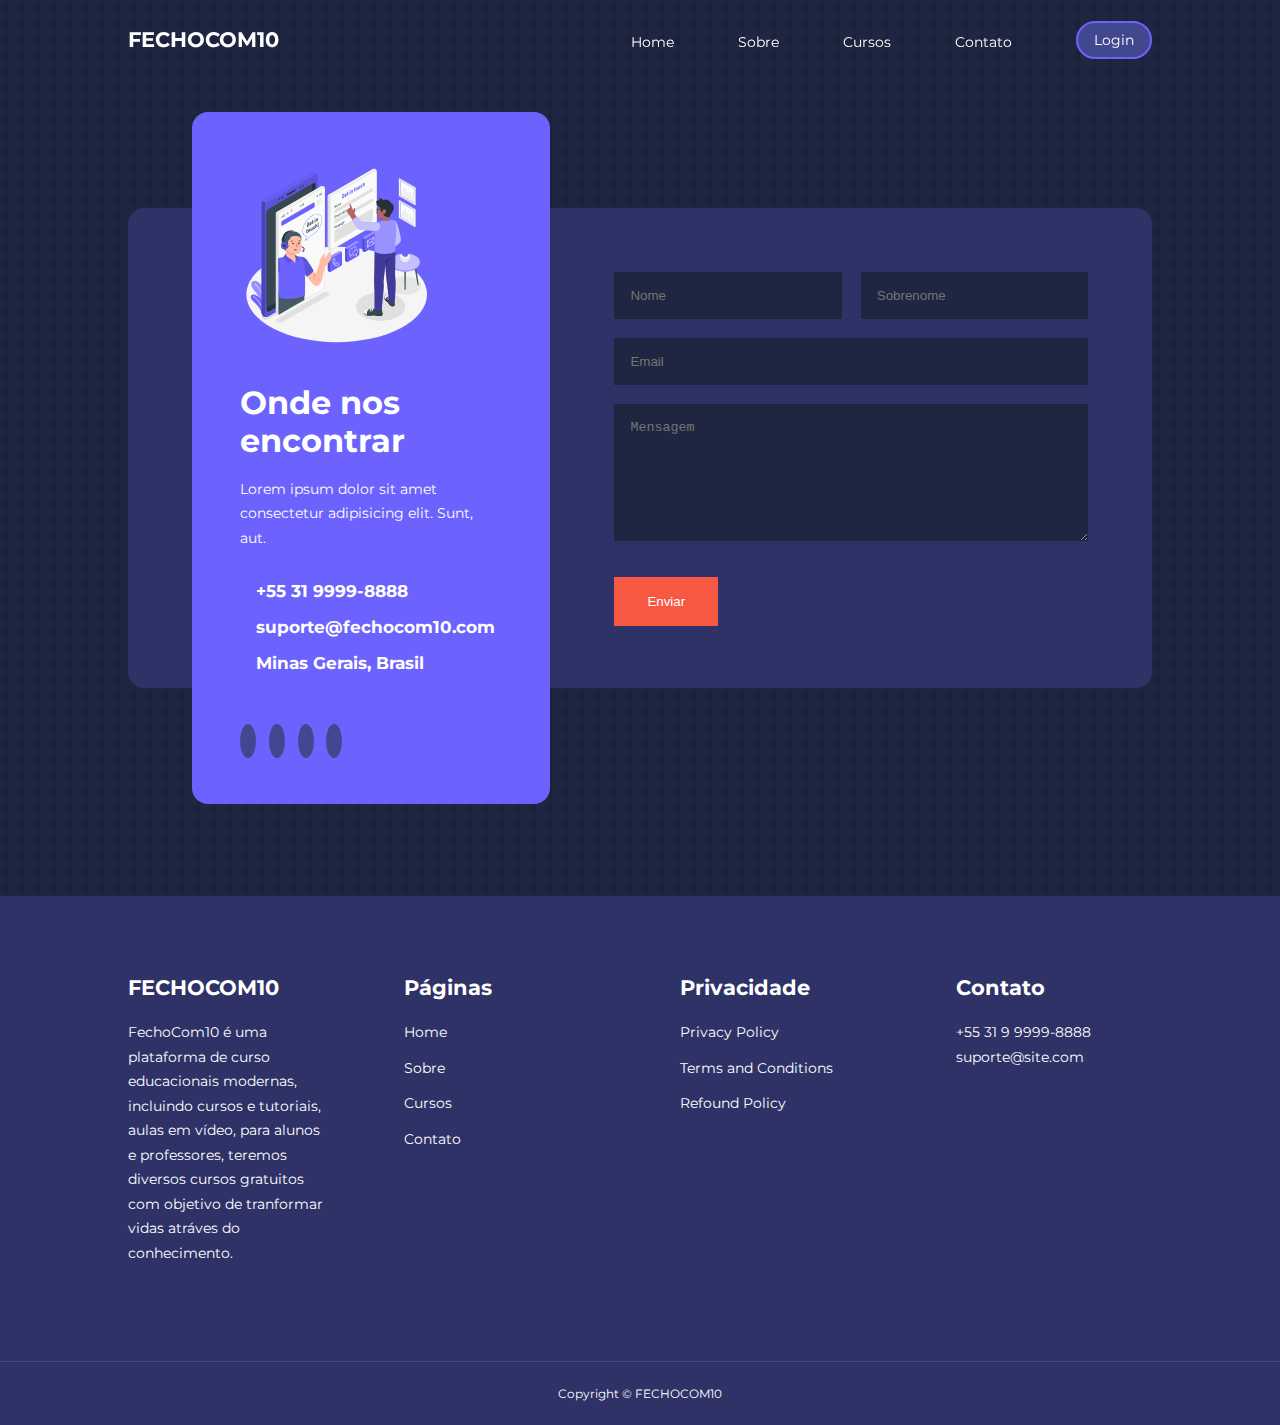
<file: contact.html>
<!DOCTYPE html>
<html lang="pt-br">

<head>
    <meta charset="UTF-8">
    <meta http-equiv="X-UA-Compatible" content="IE=edge">
    <meta name="viewport" content="width=device-width, initial-scale=1.0">
    <title>Contato - FechoCom10</title>


    <!-- ICONSSCOUT CDN -->
    <link rel="stylesheet" href="https://unicons.iconscout.com/release/v4.0.0/css/line.css">

    <!-- GOOGLE FONTS (MONTSERRAT) -->
    <link rel="preconnect" href="https://fonts.googleapis.com">
    <link rel="preconnect" href="https://fonts.gstatic.com" crossorigin>
    <link href="https://fonts.googleapis.com/css2?family=Montserrat:wght@300;400;600;700;800;900&display=swap"
        rel="stylesheet">


    <!-- CSS -->
    <link rel="stylesheet" href="assets/css/style.css">
    <link rel="stylesheet" href="assets/css/contact.css">

</head>

<body>
    <!-- ============== NAV BAR ============= -->
    <nav>
        <div class="container nav__container">
            <a href="index.html">
                <h4>FECHOCOM10</h4>
            </a>
            <ul class="nav__menu">
                <li><a href="index.html">Home</a></li>
                <li><a href="about.html">Sobre</a></li>
                <li><a href="courses.html">Cursos</a></li>
                <li><a href="contact.html">Contato</a></li>
                <a href="login.html"><li>Login</li></a>
            </ul>
            <button id="open-menu-btn"><i class="uil uil-bars"></i></button>
            <button id="close-menu-btn"><i class="uil uil-multiply"></i></button>
        </div>
    </nav>
    <!-- ============== END OF NAVBAR ============= -->


    <!-- ============== CONTACT ============= -->
    <section class="contact">
        <div class="container contact__container">
            <aside class="contact__aside">

                <div class="aside__image">
                    <img src="assets/img/Get in touch-amico.svg" alt="">
                </div>

                <h2>Onde nos encontrar</h2>

                <p>Lorem ipsum dolor sit amet consectetur adipisicing elit. Sunt, aut.</p>

                <ul class="contact__details">
                    <li>
                        <i class="uil uil-phone-times"></i>
                        <h5>+55 31 9999-8888</h5>
                    </li>
                    <li>
                        <i class="uil uil-envelope"></i>
                        <h5>suporte@fechocom10.com</h5>
                    </li>
                    <li>
                        <i class="uil uil-location-point"></i>
                        <h5>Minas Gerais, Brasil</h5>
                    </li>
                </ul>

                <ul class="contact__socials">
                    <li>
                        <a href="https://facebook.com">
                            <i class="uil uil-facebook-f"></i>
                        </a>
                    </li>
                    <li>
                        <a href="https://instagram.com">
                            <i class="uil uil-instagram"></i>
                        </a>
                    </li>
                    <li>
                        <a href="https://twitter.com">
                            <i class="uil uil-twitter"></i>
                        </a>
                    </li>
                    <li>
                        <a href="https://linkedin.com">
                            <i class="uil uil-link-alt"></i>
                        </a>
                    </li>
                </ul>
            </aside>

            <form method="post" class="contact__form" action="https://formspree.io/f/xvonbpjq">
                <div class="form__name">
                    <input type="text" name="nome" placeholder="Nome" required>

                    <input type="text" name="sobrenome" placeholder="Sobrenome" required>
                </div>

                <input type="email" name="email" id="" placeholder="Email" required>

                <textarea name="mensagem" rows="7" placeholder="Mensagem" required></textarea>

                <button type="submit" class="btn btn-primary">Enviar</button>
            </form>
        </div>
    </section>
    <!-- ============== END OF CONTACT ============= -->


    <!-- ============== FOOTER =============== -->
    <footer class="footer">
        <div class="container footer__container">

            <div class="footer__1">
                <a href="index.html" class="footer__logo">
                    <h4>FECHOCOM10</h4>
                </a>
                <p>FechoCom10 é uma plataforma de curso educacionais modernas, incluindo cursos e tutoriais, aulas em vídeo, para alunos e professores, teremos diversos cursos gratuitos com objetivo de tranformar vidas atráves do conhecimento.</p>
            </div>

            <div class="footer__2">
                <h4>Páginas</h4>
                <ul class="permalinks">
                    <li><a href="index.html">Home</a></li>
                    <li><a href="about.html">Sobre</a></li>
                    <li><a href="courses.html">Cursos</a></li>
                    <li><a href="contact.html">Contato</a></li>
                </ul>
            </div>

            <div class="footer__3">
                <h4>Privacidade</h4>
                <ul class="privacy">
                    <li><a href=""></a>Privacy Policy</li>
                    <li><a href=""></a>Terms and Conditions</li>
                    <li><a href=""></a>Refound Policy</li>
                </ul>
            </div>

            <div class="footer__4">
                <h4>Contato</h4>
                <div>
                    <p>+55 31 9 9999-8888</p>
                    <p>suporte@site.com</p>
                </div>

                <ul class="footer__socials">
                    <li>
                        <a href=""><i class="uil uil-facebook-f"></i></a>
                    </li>
                    <li>
                        <a href=""><i class="uil uil-instagram-alt"></i></a>
                    </li>
                    <li>
                        <a href=""><i class="uil uil-twitter"></i></a>
                    </li>
                    <li>
                        <a href=""><i class="uil uil-linkedin-alt"></i></a>
                    </li>
                </ul>
            </div>

        </div>

        <div class="footer__copyright">
            <small>Copyright &copy; FECHOCOM10</small>
        </div>

    </footer>
    <!-- ============== END OF FOOTER =============== -->



    <script src="assets/js/main.js"></script>

</body>

</html>
</file>
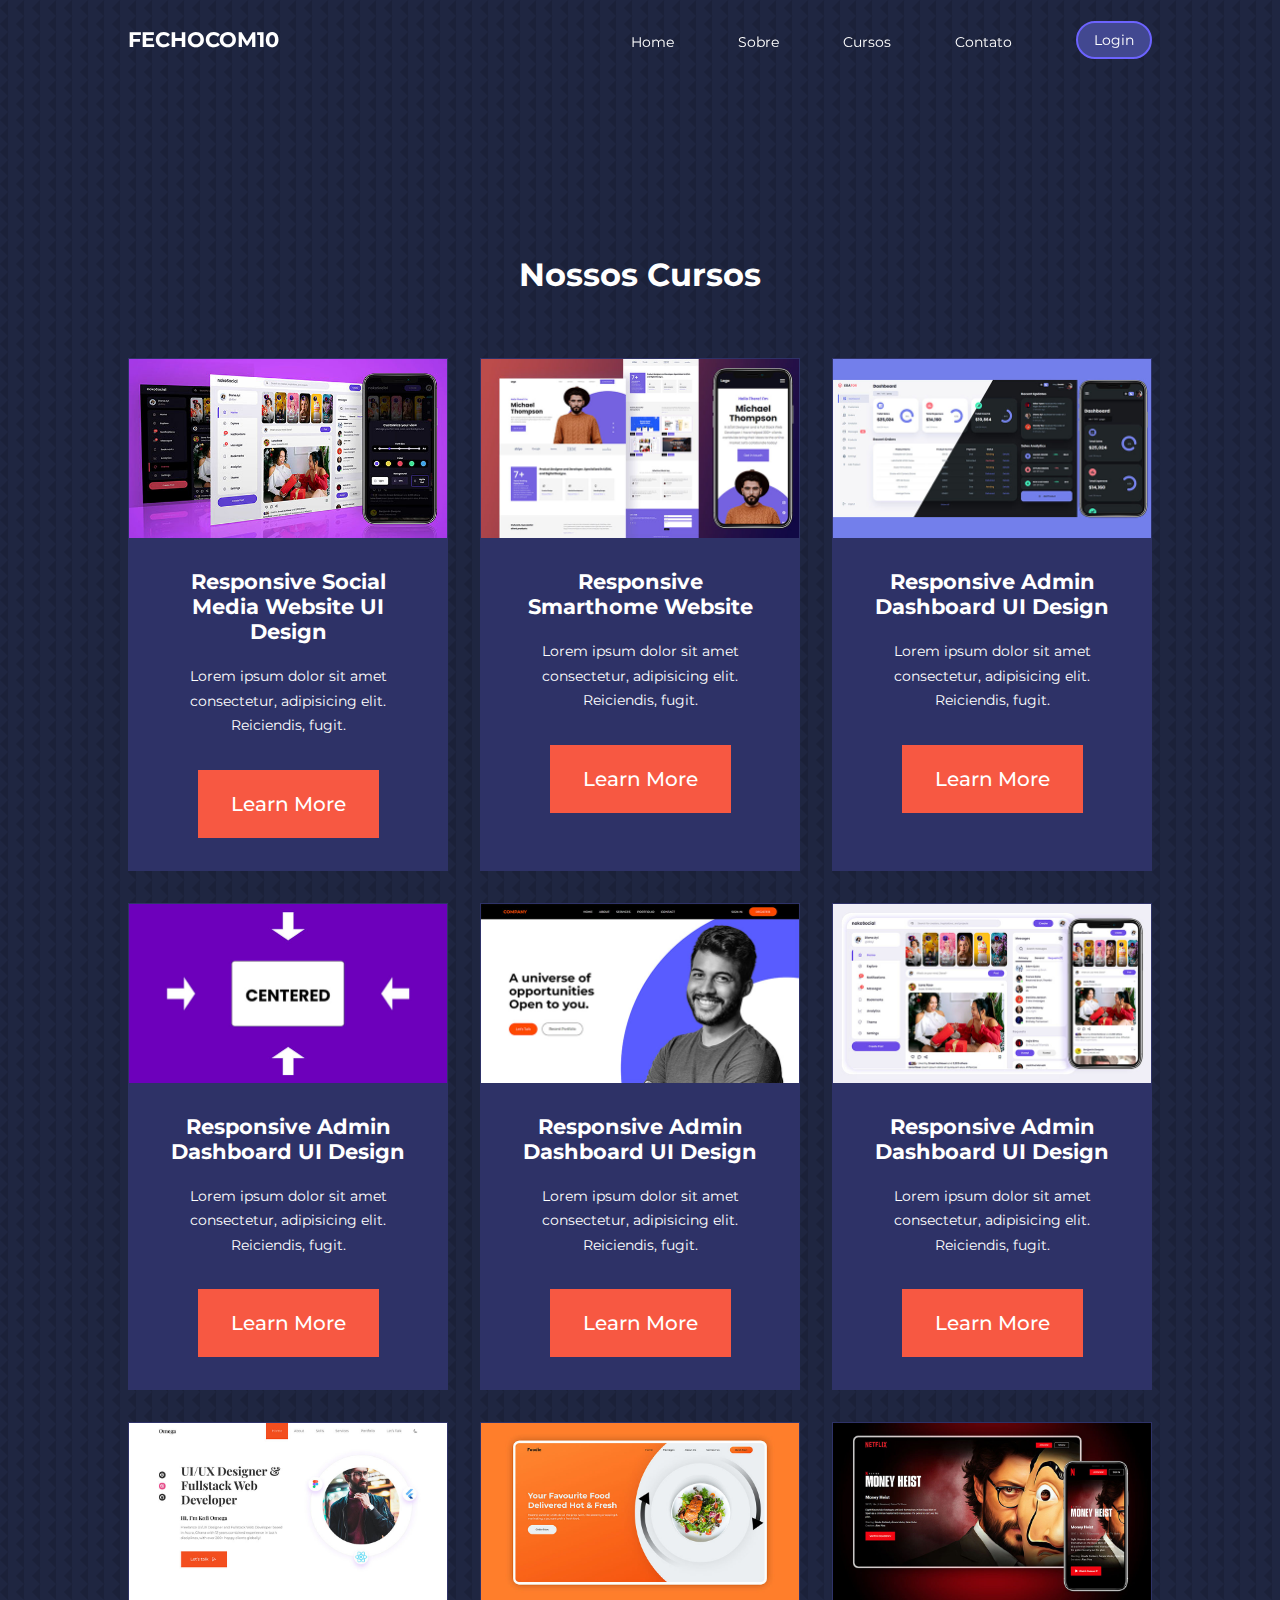
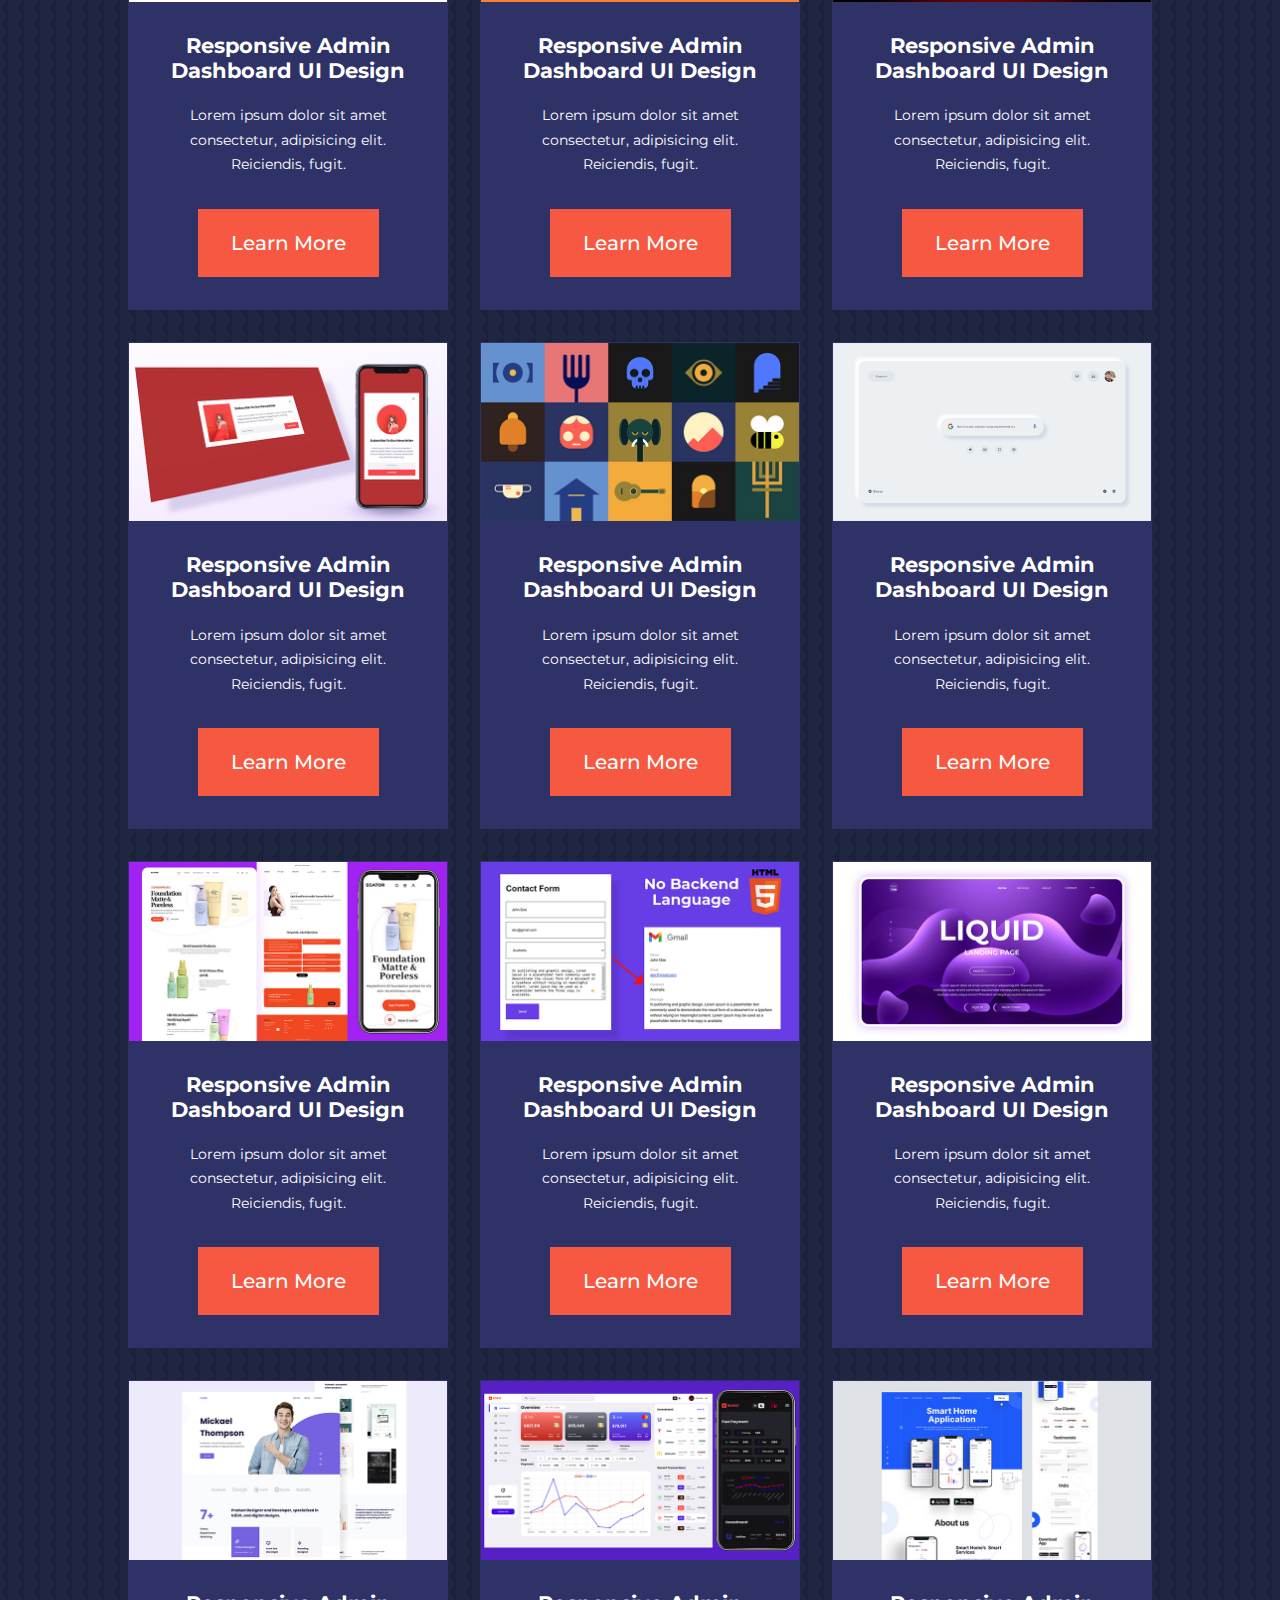
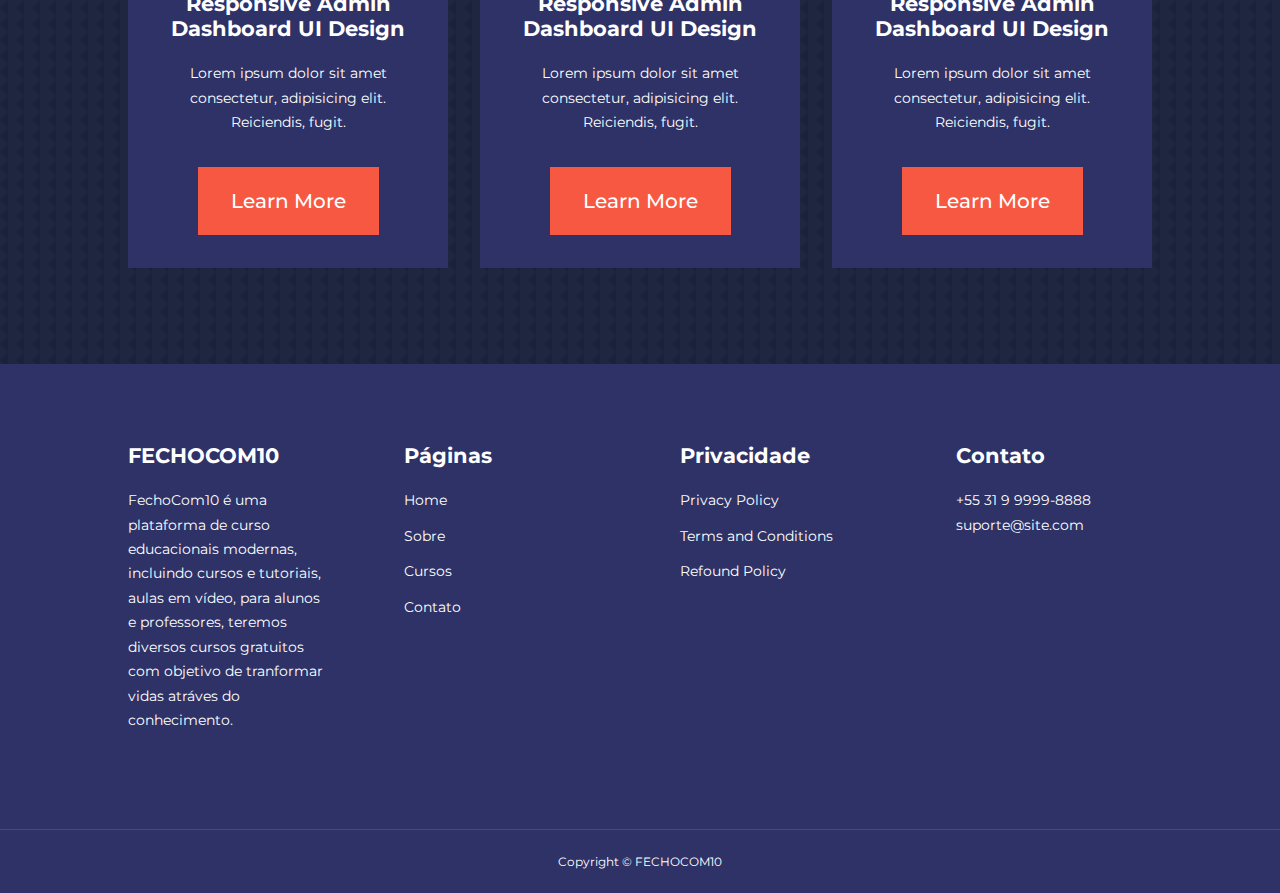
<file: courses.html>
<!DOCTYPE html>
<html lang="pt-br">

<head>
    <meta charset="UTF-8">
    <meta http-equiv="X-UA-Compatible" content="IE=edge">
    <meta name="viewport" content="width=device-width, initial-scale=1.0">
    <title>Cursos - FechoCom10</title>


    <!-- ICONSSCOUT CDN -->
    <link rel="stylesheet" href="https://unicons.iconscout.com/release/v4.0.0/css/line.css">

    <!-- GOOGLE FONTS (MONTSERRAT) -->
    <link rel="preconnect" href="https://fonts.googleapis.com">
    <link rel="preconnect" href="https://fonts.gstatic.com" crossorigin>
    <link href="https://fonts.googleapis.com/css2?family=Montserrat:wght@300;400;600;700;800;900&display=swap"
        rel="stylesheet">


    <!-- CSS -->
    <link rel="stylesheet" href="assets/css/style.css">
    <link rel="stylesheet" href="assets/css/about.css">

</head>

<body>
    <!-- ============== NAV BAR ============= -->
    <nav>
        <div class="container nav__container">
            <a href="index.html">
                <h4>FECHOCOM10</h4>
            </a>
            <ul class="nav__menu">
                <li><a href="index.html">Home</a></li>
                <li><a href="about.html">Sobre</a></li>
                <li><a href="courses.html">Cursos</a></li>
                <li><a href="contact.html">Contato</a></li>
                <a href="login.html"><li>Login</li></a>
            </ul>
            <button id="open-menu-btn"><i class="uil uil-bars"></i></button>
            <button id="close-menu-btn"><i class="uil uil-multiply"></i></button>
        </div>
    </nav>
    <!-- ============== END OF NAVBAR ============= -->


    <!-- ============== COURSES =============== -->
    <section class="courses">
        <h2>Nossos Cursos</h2>
        <div class="container courses__container">
            <article class="course">
                <div class="course__image">
                    <img src="assets/img/course1.jpg" alt="">
                </div>
                <div class="course__info">
                    <h4>Responsive Social Media Website UI Design</h4>
                    <p>Lorem ipsum dolor sit amet consectetur, adipisicing elit. Reiciendis, fugit.</p>
                    <a href="course.html" class="btn btn-primary">Learn More</a>
                </div>
            </article>

            <article class="course">
                <div class="course__image">
                    <img src="assets/img/course2.jpg" alt="">
                </div>
                <div class="course__info">
                    <h4>Responsive Smarthome Website</h4>
                    <p>Lorem ipsum dolor sit amet consectetur, adipisicing elit. Reiciendis, fugit.</p>
                    <a href="course.html" class="btn btn-primary">Learn More</a>
                </div>
            </article>

            <article class="course">
                <div class="course__image">
                    <img src="assets/img/course3.jpg" alt="">
                </div>
                <div class="course__info">
                    <h4>Responsive Admin Dashboard UI Design</h4>
                    <p>Lorem ipsum dolor sit amet consectetur, adipisicing elit. Reiciendis, fugit.</p>
                    <a href="course.html" class="btn btn-primary">Learn More</a>
                </div>
            </article>

            <article class="course">
                <div class="course__image">
                    <img src="assets/img/course4.jpg" alt="">
                </div>
                <div class="course__info">
                    <h4>Responsive Admin Dashboard UI Design</h4>
                    <p>Lorem ipsum dolor sit amet consectetur, adipisicing elit. Reiciendis, fugit.</p>
                    <a href="course.html" class="btn btn-primary">Learn More</a>
                </div>
            </article>

            <article class="course">
                <div class="course__image">
                    <img src="assets/img/course5.jpg" alt="">
                </div>
                <div class="course__info">
                    <h4>Responsive Admin Dashboard UI Design</h4>
                    <p>Lorem ipsum dolor sit amet consectetur, adipisicing elit. Reiciendis, fugit.</p>
                    <a href="course.html" class="btn btn-primary">Learn More</a>
                </div>
            </article>

            <article class="course">
                <div class="course__image">
                    <img src="assets/img/course6.jpg" alt="">
                </div>
                <div class="course__info">
                    <h4>Responsive Admin Dashboard UI Design</h4>
                    <p>Lorem ipsum dolor sit amet consectetur, adipisicing elit. Reiciendis, fugit.</p>
                    <a href="course.html" class="btn btn-primary">Learn More</a>
                </div>
            </article>

            <article class="course">
                <div class="course__image">
                    <img src="assets/img/course7.jpg" alt="">
                </div>
                <div class="course__info">
                    <h4>Responsive Admin Dashboard UI Design</h4>
                    <p>Lorem ipsum dolor sit amet consectetur, adipisicing elit. Reiciendis, fugit.</p>
                    <a href="course.html" class="btn btn-primary">Learn More</a>
                </div>
            </article>

            <article class="course">
                <div class="course__image">
                    <img src="assets/img/course8.jpg" alt="">
                </div>
                <div class="course__info">
                    <h4>Responsive Admin Dashboard UI Design</h4>
                    <p>Lorem ipsum dolor sit amet consectetur, adipisicing elit. Reiciendis, fugit.</p>
                    <a href="course.html" class="btn btn-primary">Learn More</a>
                </div>
            </article>

            <article class="course">
                <div class="course__image">
                    <img src="assets/img/course9.jpg" alt="">
                </div>
                <div class="course__info">
                    <h4>Responsive Admin Dashboard UI Design</h4>
                    <p>Lorem ipsum dolor sit amet consectetur, adipisicing elit. Reiciendis, fugit.</p>
                    <a href="course.html" class="btn btn-primary">Learn More</a>
                </div>
            </article>

            <article class="course">
                <div class="course__image">
                    <img src="assets/img/course10.jpg" alt="">
                </div>
                <div class="course__info">
                    <h4>Responsive Admin Dashboard UI Design</h4>
                    <p>Lorem ipsum dolor sit amet consectetur, adipisicing elit. Reiciendis, fugit.</p>
                    <a href="course.html" class="btn btn-primary">Learn More</a>
                </div>
            </article>

            <article class="course">
                <div class="course__image">
                    <img src="assets/img/course11.jpg" alt="">
                </div>
                <div class="course__info">
                    <h4>Responsive Admin Dashboard UI Design</h4>
                    <p>Lorem ipsum dolor sit amet consectetur, adipisicing elit. Reiciendis, fugit.</p>
                    <a href="course.html" class="btn btn-primary">Learn More</a>
                </div>
            </article>

            <article class="course">
                <div class="course__image">
                    <img src="assets/img/course12.jpg" alt="">
                </div>
                <div class="course__info">
                    <h4>Responsive Admin Dashboard UI Design</h4>
                    <p>Lorem ipsum dolor sit amet consectetur, adipisicing elit. Reiciendis, fugit.</p>
                    <a href="course.html" class="btn btn-primary">Learn More</a>
                </div>
            </article>

            <article class="course">
                <div class="course__image">
                    <img src="assets/img/course13.jpg" alt="">
                </div>
                <div class="course__info">
                    <h4>Responsive Admin Dashboard UI Design</h4>
                    <p>Lorem ipsum dolor sit amet consectetur, adipisicing elit. Reiciendis, fugit.</p>
                    <a href="course.html" class="btn btn-primary">Learn More</a>
                </div>
            </article>

            <article class="course">
                <div class="course__image">
                    <img src="assets/img/course14.jpg" alt="">
                </div>
                <div class="course__info">
                    <h4>Responsive Admin Dashboard UI Design</h4>
                    <p>Lorem ipsum dolor sit amet consectetur, adipisicing elit. Reiciendis, fugit.</p>
                    <a href="course.html" class="btn btn-primary">Learn More</a>
                </div>
            </article>

            <article class="course">
                <div class="course__image">
                    <img src="assets/img/course15.jpg" alt="">
                </div>
                <div class="course__info">
                    <h4>Responsive Admin Dashboard UI Design</h4>
                    <p>Lorem ipsum dolor sit amet consectetur, adipisicing elit. Reiciendis, fugit.</p>
                    <a href="course.html" class="btn btn-primary">Learn More</a>
                </div>
            </article>

            <article class="course">
                <div class="course__image">
                    <img src="assets/img/course16.jpg" alt="">
                </div>
                <div class="course__info">
                    <h4>Responsive Admin Dashboard UI Design</h4>
                    <p>Lorem ipsum dolor sit amet consectetur, adipisicing elit. Reiciendis, fugit.</p>
                    <a href="course.html" class="btn btn-primary">Learn More</a>
                </div>
            </article>

            <article class="course">
                <div class="course__image">
                    <img src="assets/img/course17.jpg" alt="">
                </div>
                <div class="course__info">
                    <h4>Responsive Admin Dashboard UI Design</h4>
                    <p>Lorem ipsum dolor sit amet consectetur, adipisicing elit. Reiciendis, fugit.</p>
                    <a href="course.html" class="btn btn-primary">Learn More</a>
                </div>
            </article>

            <article class="course">
                <div class="course__image">
                    <img src="assets/img/course18.jpg" alt="">
                </div>
                <div class="course__info">
                    <h4>Responsive Admin Dashboard UI Design</h4>
                    <p>Lorem ipsum dolor sit amet consectetur, adipisicing elit. Reiciendis, fugit.</p>
                    <a href="course.html" class="btn btn-primary">Learn More</a>
                </div>
            </article>

        </div>
    </section>
    <!-- ============== END OF COURSES =============== -->


    <!-- ============== FOOTER =============== -->
    <footer class="footer">
        <div class="container footer__container">

            <div class="footer__1">
                <a href="index.html" class="footer__logo">
                    <h4>FECHOCOM10</h4>
                </a>
                <p>FechoCom10 é uma plataforma de curso educacionais modernas, incluindo cursos e tutoriais, aulas em vídeo, para alunos e professores, teremos diversos cursos gratuitos com objetivo de tranformar vidas atráves do conhecimento.</p>
            </div>

            <div class="footer__2">
                <h4>Páginas</h4>
                <ul class="permalinks">
                    <li><a href="index.html">Home</a></li>
                    <li><a href="about.html">Sobre</a></li>
                    <li><a href="courses.html">Cursos</a></li>
                    <li><a href="contact.html">Contato</a></li>
                </ul>
            </div>

            <div class="footer__3">
                <h4>Privacidade</h4>
                <ul class="privacy">
                    <li><a href=""></a>Privacy Policy</li>
                    <li><a href=""></a>Terms and Conditions</li>
                    <li><a href=""></a>Refound Policy</li>
                </ul>
            </div>

            <div class="footer__4">
                <h4>Contato</h4>
                <div>
                    <p>+55 31 9 9999-8888</p>
                    <p>suporte@site.com</p>
                </div>

                <ul class="footer__socials">
                    <li>
                        <a href=""><i class="uil uil-facebook-f"></i></a>
                    </li>
                    <li>
                        <a href=""><i class="uil uil-instagram-alt"></i></a>
                    </li>
                    <li>
                        <a href=""><i class="uil uil-twitter"></i></a>
                    </li>
                    <li>
                        <a href=""><i class="uil uil-linkedin-alt"></i></a>
                    </li>
                </ul>
            </div>

        </div>

        <div class="footer__copyright">
            <small>Copyright &copy; FECHOCOM10</small>
        </div>

    </footer>
    <!-- ============== END OF FOOTER =============== -->



    <script src="assets/js/main.js"></script>

</body>

</html>
</file>
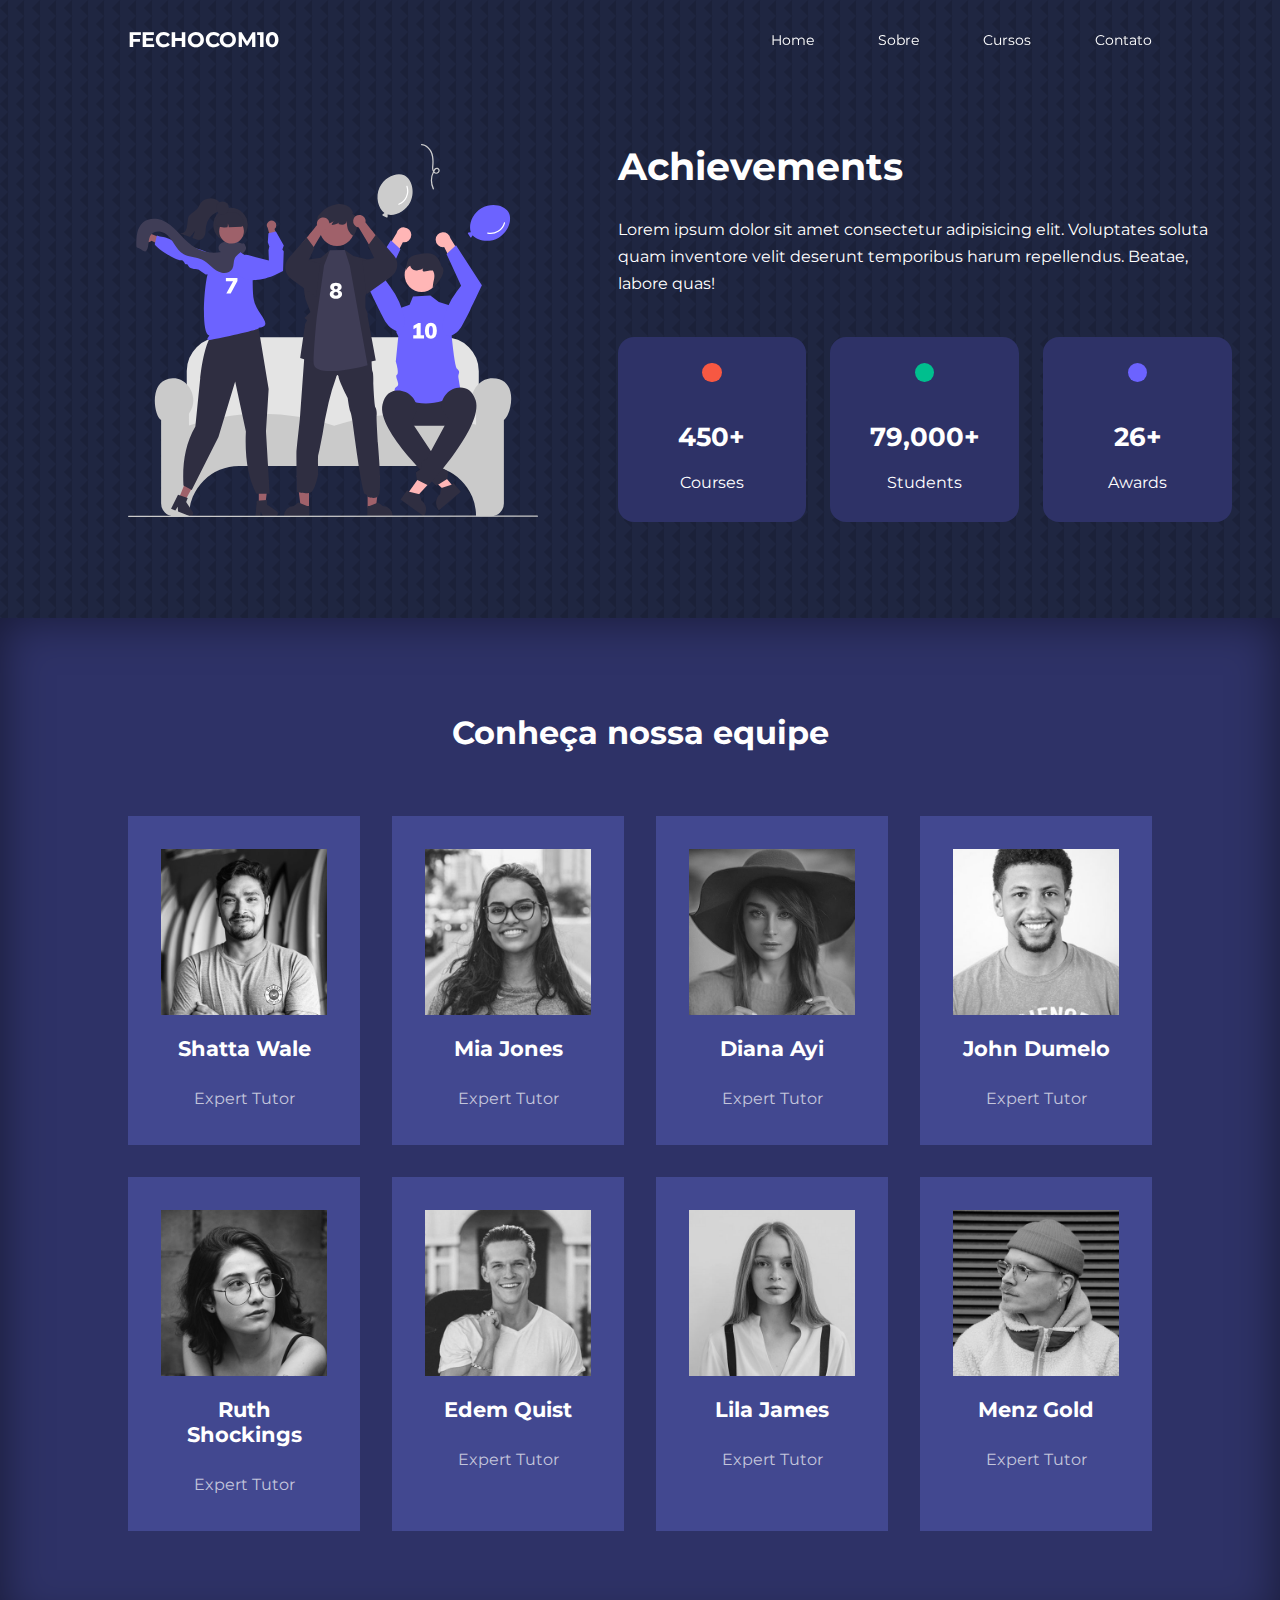
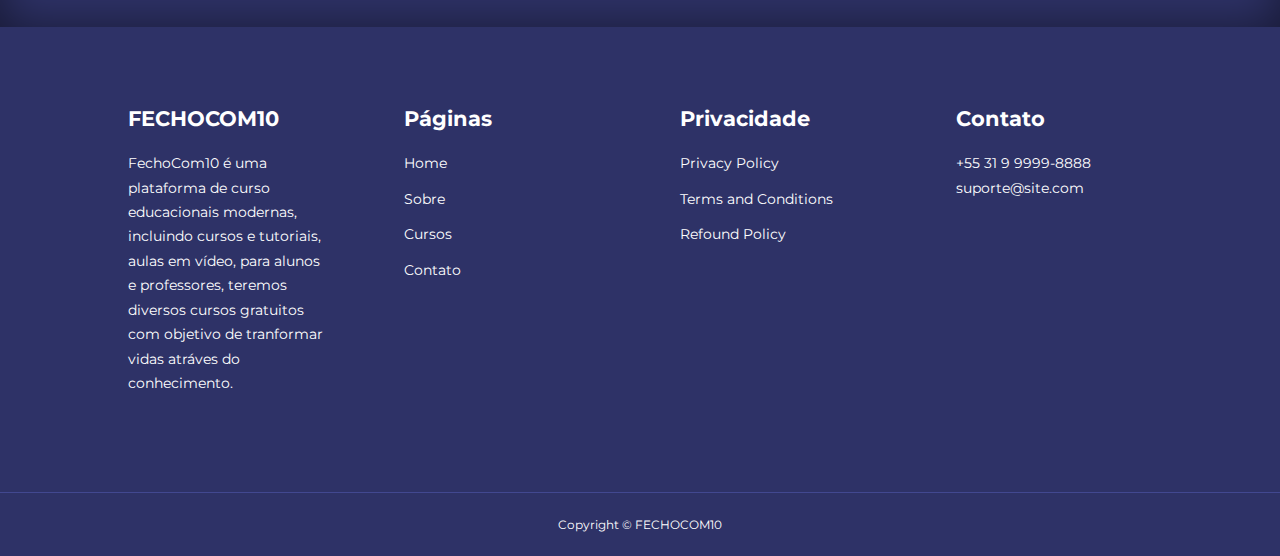
<file: escola/about.html>
<!DOCTYPE html>
<html lang="pt-br">

<head>
    <meta charset="UTF-8">
    <meta http-equiv="X-UA-Compatible" content="IE=edge">
    <meta name="viewport" content="width=device-width, initial-scale=1.0">
    <title>Sobre - FechoCom10</title>


    <!-- ICONSSCOUT CDN -->
    <link rel="stylesheet" href="https://unicons.iconscout.com/release/v4.0.0/css/line.css">

    <!-- GOOGLE FONTS (MONTSERRAT) -->
    <link rel="preconnect" href="https://fonts.googleapis.com">
    <link rel="preconnect" href="https://fonts.gstatic.com" crossorigin>
    <link href="https://fonts.googleapis.com/css2?family=Montserrat:wght@300;400;600;700;800;900&display=swap"
        rel="stylesheet">


    <!-- CSS -->
    <link rel="stylesheet" href="assets/css/style.css">
    <link rel="stylesheet" href="assets/css/about.css">

</head>

<body>
    <!-- ============== NAV BAR ============= -->
    <nav>
        <div class="container nav__container">
            <a href="index.html">
                <h4>FECHOCOM10</h4>
            </a>
            <ul class="nav__menu">
                <li><a href="index.html">Home</a></li>
                <li><a href="about.html">Sobre</a></li>
                <li><a href="courses.html">Cursos</a></li>
                <li><a href="contact.html">Contato</a></li>
            </ul>
            <button id="open-menu-btn"><i class="uil uil-bars"></i></button>
            <button id="close-menu-btn"><i class="uil uil-multiply"></i></button>
        </div>
    </nav>
    <!-- ============== END OF NAVBAR ============= -->


    <!-- ============== ACHIEVEMENTS ============= -->
    <section class="about__achievements">
        <div class="container about__achievements-container">
            <div class="about__achievements-left">
                <img src="assets/img/about achievements.svg" alt="">
            </div>

            <div class="about__achievements-right">
                <h1>Achievements</h1>
                <p>Lorem ipsum dolor sit amet consectetur adipisicing elit. Voluptates soluta quam inventore velit
                    deserunt temporibus harum repellendus. Beatae, labore quas!</p>

                <div class="achievements__cards">
                    <article class="achievement__card">
                        <span class="achievement__icon">
                            <i class="uil uil-video"></i>
                        </span>
                        <h3>450+</h3>
                        <p>Courses</p>
                    </article>

                    <article class="achievement__card">
                        <span class="achievement__icon">
                            <i class="uil uil-users-alt"></i>
                        </span>
                        <h3>79,000+</h3>
                        <p>Students</p>
                    </article>

                    <article class="achievement__card">
                        <span class="achievement__icon">
                            <i class="uil uil-trophy"></i>
                        </span>
                        <h3>26+</h3>
                        <p>Awards</p>
                    </article>

                </div>
            </div>
        </div>
    </section>
    <!-- ============== END OF ACHIEVEMENTS ============= -->


    <!-- ============== TEAM =============== -->
    <section class="team">
        <h2>Conheça nossa equipe</h2>
        <div class="container team__container">
            <article class="team__member">
                <div class="team__member-image">
                    <img src="assets/img/tm1.jpg" alt="">
                </div>

                <div class="team__member-info">
                    <h4>Shatta Wale</h4>
                    <p>Expert Tutor</p>
                </div>

                <div class="team__member-socials">
                    <a href="https://instagram.com" target="_blank"><i class="uil uil-instagram"></i></a>
                    <a href="https://twitter.com" target="_blank"><i class="uil uil-twitter-alt"></i></a>
                    <a href="https://linkedin.com" target="_blank"><i class="uil uil-linkedin-alt"></i></a>
                </div>
            </article>

            <article class="team__member">
                <div class="team__member-image">
                    <img src="assets/img/tm2.jpg" alt="">
                </div>

                <div class="team__member-info">
                    <h4>Mia Jones</h4>
                    <p>Expert Tutor</p>
                </div>

                <div class="team__member-socials">
                    <a href="https://instagram.com" target="_blank"><i class="uil uil-instagram"></i></a>
                    <a href="https://twitter.com" target="_blank"><i class="uil uil-twitter-alt"></i></a>
                    <a href="https://linkedin.com" target="_blank"><i class="uil uil-linkedin-alt"></i></a>
                </div>
            </article>

            <article class="team__member">
                <div class="team__member-image">
                    <img src="assets/img/tm3.jpg" alt="">
                </div>

                <div class="team__member-info">
                    <h4>Diana Ayi</h4>
                    <p>Expert Tutor</p>
                </div>

                <div class="team__member-socials">
                    <a href="https://instagram.com" target="_blank"><i class="uil uil-instagram"></i></a>
                    <a href="https://twitter.com" target="_blank"><i class="uil uil-twitter-alt"></i></a>
                    <a href="https://linkedin.com" target="_blank"><i class="uil uil-linkedin-alt"></i></a>
                </div>
            </article>

            <article class="team__member">
                <div class="team__member-image">
                    <img src="assets/img/tm4.jpg" alt="">
                </div>

                <div class="team__member-info">
                    <h4>John Dumelo</h4>
                    <p>Expert Tutor</p>
                </div>

                <div class="team__member-socials">
                    <a href="https://instagram.com" target="_blank"><i class="uil uil-instagram"></i></a>
                    <a href="https://twitter.com" target="_blank"><i class="uil uil-twitter-alt"></i></a>
                    <a href="https://linkedin.com" target="_blank"><i class="uil uil-linkedin-alt"></i></a>
                </div>
            </article>

            <article class="team__member">
                <div class="team__member-image">
                    <img src="assets/img/tm5.jpg" alt="">
                </div>

                <div class="team__member-info">
                    <h4>Ruth Shockings</h4>
                    <p>Expert Tutor</p>
                </div>

                <div class="team__member-socials">
                    <a href="https://instagram.com" target="_blank"><i class="uil uil-instagram"></i></a>
                    <a href="https://twitter.com" target="_blank"><i class="uil uil-twitter-alt"></i></a>
                    <a href="https://linkedin.com" target="_blank"><i class="uil uil-linkedin-alt"></i></a>
                </div>
            </article>

            <article class="team__member">
                <div class="team__member-image">
                    <img src="assets/img/tm6.jpg" alt="">
                </div>

                <div class="team__member-info">
                    <h4>Edem Quist</h4>
                    <p>Expert Tutor</p>
                </div>

                <div class="team__member-socials">
                    <a href="https://instagram.com" target="_blank"><i class="uil uil-instagram"></i></a>
                    <a href="https://twitter.com" target="_blank"><i class="uil uil-twitter-alt"></i></a>
                    <a href="https://linkedin.com" target="_blank"><i class="uil uil-linkedin-alt"></i></a>
                </div>
            </article>

            <article class="team__member">
                <div class="team__member-image">
                    <img src="assets/img/tm7.jpg" alt="">
                </div>

                <div class="team__member-info">
                    <h4>Lila James</h4>
                    <p>Expert Tutor</p>
                </div>

                <div class="team__member-socials">
                    <a href="https://instagram.com" target="_blank"><i class="uil uil-instagram"></i></a>
                    <a href="https://twitter.com" target="_blank"><i class="uil uil-twitter-alt"></i></a>
                    <a href="https://linkedin.com" target="_blank"><i class="uil uil-linkedin-alt"></i></a>
                </div>
            </article>

            <article class="team__member">
                <div class="team__member-image">
                    <img src="assets/img/tm8.jpg" alt="">
                </div>

                <div class="team__member-info">
                    <h4>Menz Gold</h4>
                    <p>Expert Tutor</p>
                </div>

                <div class="team__member-socials">
                    <a href="https://instagram.com" target="_blank"><i class="uil uil-instagram"></i></a>
                    <a href="https://twitter.com" target="_blank"><i class="uil uil-twitter-alt"></i></a>
                    <a href="https://linkedin.com" target="_blank"><i class="uil uil-linkedin-alt"></i></a>
                </div>
            </article>
        </div>
    </section>
    <!-- ============== END OF TEAM ============= -->



    <!-- ============== FOOTER =============== -->
    <footer class="footer">
        <div class="container footer__container">

            <div class="footer__1">
                <a href="index.html" class="footer__logo">
                    <h4>FECHOCOM10</h4>
                </a>
                <p>FechoCom10 é uma plataforma de curso educacionais modernas, incluindo cursos e tutoriais, aulas em vídeo, para alunos e professores, teremos diversos cursos gratuitos com objetivo de tranformar vidas atráves do conhecimento.</p>
            </div>

            <div class="footer__2">
                <h4>Páginas</h4>
                <ul class="permalinks">
                    <li><a href="index.html">Home</a></li>
                    <li><a href="about.html">Sobre</a></li>
                    <li><a href="courses.html">Cursos</a></li>
                    <li><a href="contact.html">Contato</a></li>
                </ul>
            </div>

            <div class="footer__3">
                <h4>Privacidade</h4>
                <ul class="privacy">
                    <li><a href=""></a>Privacy Policy</li>
                    <li><a href=""></a>Terms and Conditions</li>
                    <li><a href=""></a>Refound Policy</li>
                </ul>
            </div>

            <div class="footer__4">
                <h4>Contato</h4>
                <div>
                    <p>+55 31 9 9999-8888</p>
                    <p>suporte@site.com</p>
                </div>

                <ul class="footer__socials">
                    <li>
                        <a href=""><i class="uil uil-facebook-f"></i></a>
                    </li>
                    <li>
                        <a href=""><i class="uil uil-instagram-alt"></i></a>
                    </li>
                    <li>
                        <a href=""><i class="uil uil-twitter"></i></a>
                    </li>
                    <li>
                        <a href=""><i class="uil uil-linkedin-alt"></i></a>
                    </li>
                </ul>
            </div>

        </div>

        <div class="footer__copyright">
            <small>Copyright &copy; FECHOCOM10</small>
        </div>

    </footer>
    <!-- ============== END OF FOOTER =============== -->



    <script src="assets/js/main.js"></script>

</body>

</html>
</file>
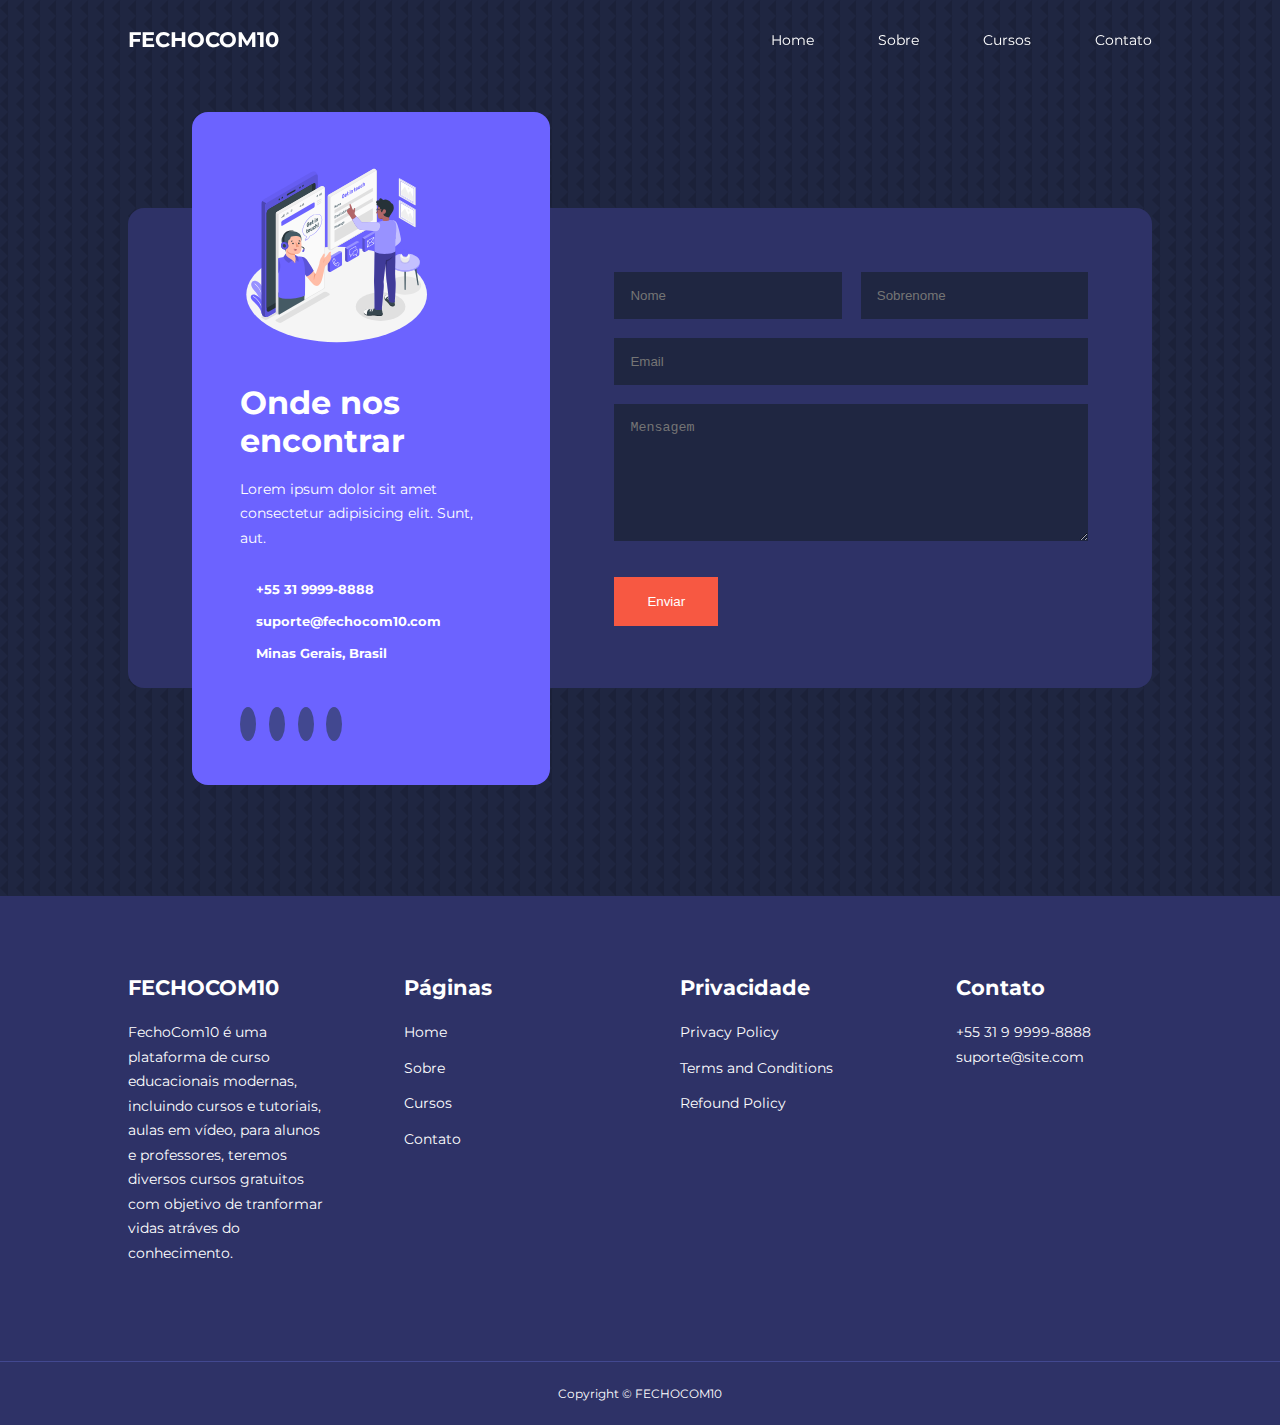
<file: escola/contact.html>
<!DOCTYPE html>
<html lang="pt-br">

<head>
    <meta charset="UTF-8">
    <meta http-equiv="X-UA-Compatible" content="IE=edge">
    <meta name="viewport" content="width=device-width, initial-scale=1.0">
    <title>Contato - FechoCom10</title>


    <!-- ICONSSCOUT CDN -->
    <link rel="stylesheet" href="https://unicons.iconscout.com/release/v4.0.0/css/line.css">

    <!-- GOOGLE FONTS (MONTSERRAT) -->
    <link rel="preconnect" href="https://fonts.googleapis.com">
    <link rel="preconnect" href="https://fonts.gstatic.com" crossorigin>
    <link href="https://fonts.googleapis.com/css2?family=Montserrat:wght@300;400;600;700;800;900&display=swap"
        rel="stylesheet">


    <!-- CSS -->
    <link rel="stylesheet" href="assets/css/style.css">
    <link rel="stylesheet" href="assets/css/contact.css">

</head>

<body>
    <!-- ============== NAV BAR ============= -->
    <nav>
        <div class="container nav__container">
            <a href="index.html">
                <h4>FECHOCOM10</h4>
            </a>
            <ul class="nav__menu">
                <li><a href="index.html">Home</a></li>
                <li><a href="about.html">Sobre</a></li>
                <li><a href="courses.html">Cursos</a></li>
                <li><a href="contact.html">Contato</a></li>
            </ul>
            <button id="open-menu-btn"><i class="uil uil-bars"></i></button>
            <button id="close-menu-btn"><i class="uil uil-multiply"></i></button>
        </div>
    </nav>
    <!-- ============== END OF NAVBAR ============= -->


    <!-- ============== CONTACT ============= -->
    <section class="contact">
        <div class="container contact__container">
            <aside class="contact__aside">

                <div class="aside__image">
                    <img src="assets/img/Get in touch-amico.svg" alt="">
                </div>

                <h2>Onde nos encontrar</h2>

                <p>Lorem ipsum dolor sit amet consectetur adipisicing elit. Sunt, aut.</p>

                <ul class="contact__details">
                    <li>
                        <i class="uil uil-phone-times"></i>
                        <h5>+55 31 9999-8888</h5>
                    </li>
                    <li>
                        <i class="uil uil-envelope"></i>
                        <h5>suporte@fechocom10.com</h5>
                    </li>
                    <li>
                        <i class="uil uil-location-point"></i>
                        <h5>Minas Gerais, Brasil</h5>
                    </li>
                </ul>

                <ul class="contact__socials">
                    <li>
                        <a href="https://facebook.com">
                            <i class="uil uil-facebook-f"></i>
                        </a>
                    </li>
                    <li>
                        <a href="https://instagram.com">
                            <i class="uil uil-instagram"></i>
                        </a>
                    </li>
                    <li>
                        <a href="https://twitter.com">
                            <i class="uil uil-twitter"></i>
                        </a>
                    </li>
                    <li>
                        <a href="https://linkedin.com">
                            <i class="uil uil-link-alt"></i>
                        </a>
                    </li>
                </ul>
            </aside>

            <form method="post" class="contact__form" action="https://formspree.io/f/xvonbpjq">
                <div class="form__name">
                    <input type="text" name="nome" placeholder="Nome" required>

                    <input type="text" name="sobrenome" placeholder="Sobrenome" required>
                </div>

                <input type="email" name="email" id="" placeholder="Email" required>

                <textarea name="mensagem" rows="7" placeholder="Mensagem" required></textarea>

                <button type="submit" class="btn btn-primary">Enviar</button>
            </form>
        </div>
    </section>
    <!-- ============== END OF CONTACT ============= -->


    <!-- ============== FOOTER =============== -->
    <footer class="footer">
        <div class="container footer__container">

            <div class="footer__1">
                <a href="index.html" class="footer__logo">
                    <h4>FECHOCOM10</h4>
                </a>
                <p>FechoCom10 é uma plataforma de curso educacionais modernas, incluindo cursos e tutoriais, aulas em vídeo, para alunos e professores, teremos diversos cursos gratuitos com objetivo de tranformar vidas atráves do conhecimento.</p>
            </div>

            <div class="footer__2">
                <h4>Páginas</h4>
                <ul class="permalinks">
                    <li><a href="index.html">Home</a></li>
                    <li><a href="about.html">Sobre</a></li>
                    <li><a href="courses.html">Cursos</a></li>
                    <li><a href="contact.html">Contato</a></li>
                </ul>
            </div>

            <div class="footer__3">
                <h4>Privacidade</h4>
                <ul class="privacy">
                    <li><a href=""></a>Privacy Policy</li>
                    <li><a href=""></a>Terms and Conditions</li>
                    <li><a href=""></a>Refound Policy</li>
                </ul>
            </div>

            <div class="footer__4">
                <h4>Contato</h4>
                <div>
                    <p>+55 31 9 9999-8888</p>
                    <p>suporte@site.com</p>
                </div>

                <ul class="footer__socials">
                    <li>
                        <a href=""><i class="uil uil-facebook-f"></i></a>
                    </li>
                    <li>
                        <a href=""><i class="uil uil-instagram-alt"></i></a>
                    </li>
                    <li>
                        <a href=""><i class="uil uil-twitter"></i></a>
                    </li>
                    <li>
                        <a href=""><i class="uil uil-linkedin-alt"></i></a>
                    </li>
                </ul>
            </div>

        </div>

        <div class="footer__copyright">
            <small>Copyright &copy; FECHOCOM10</small>
        </div>

    </footer>
    <!-- ============== END OF FOOTER =============== -->



    <script src="assets/js/main.js"></script>

</body>

</html>
</file>
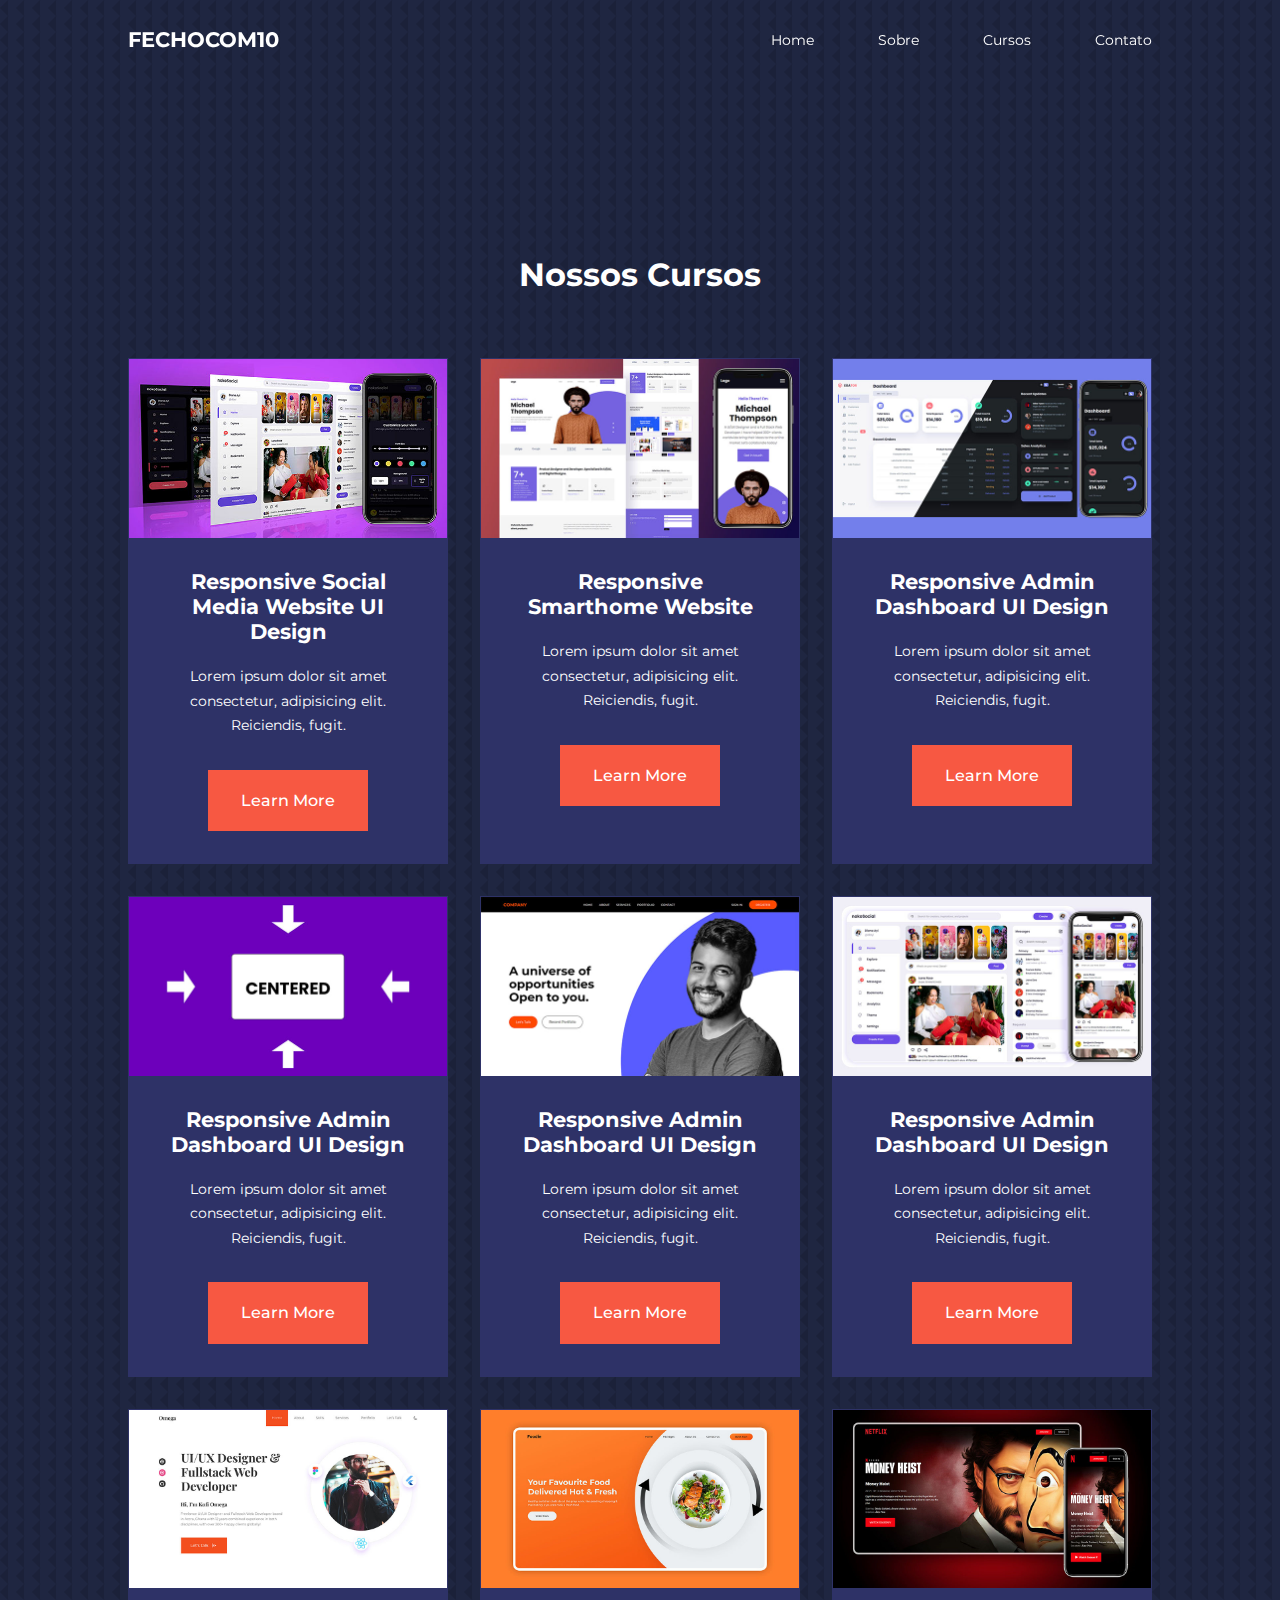
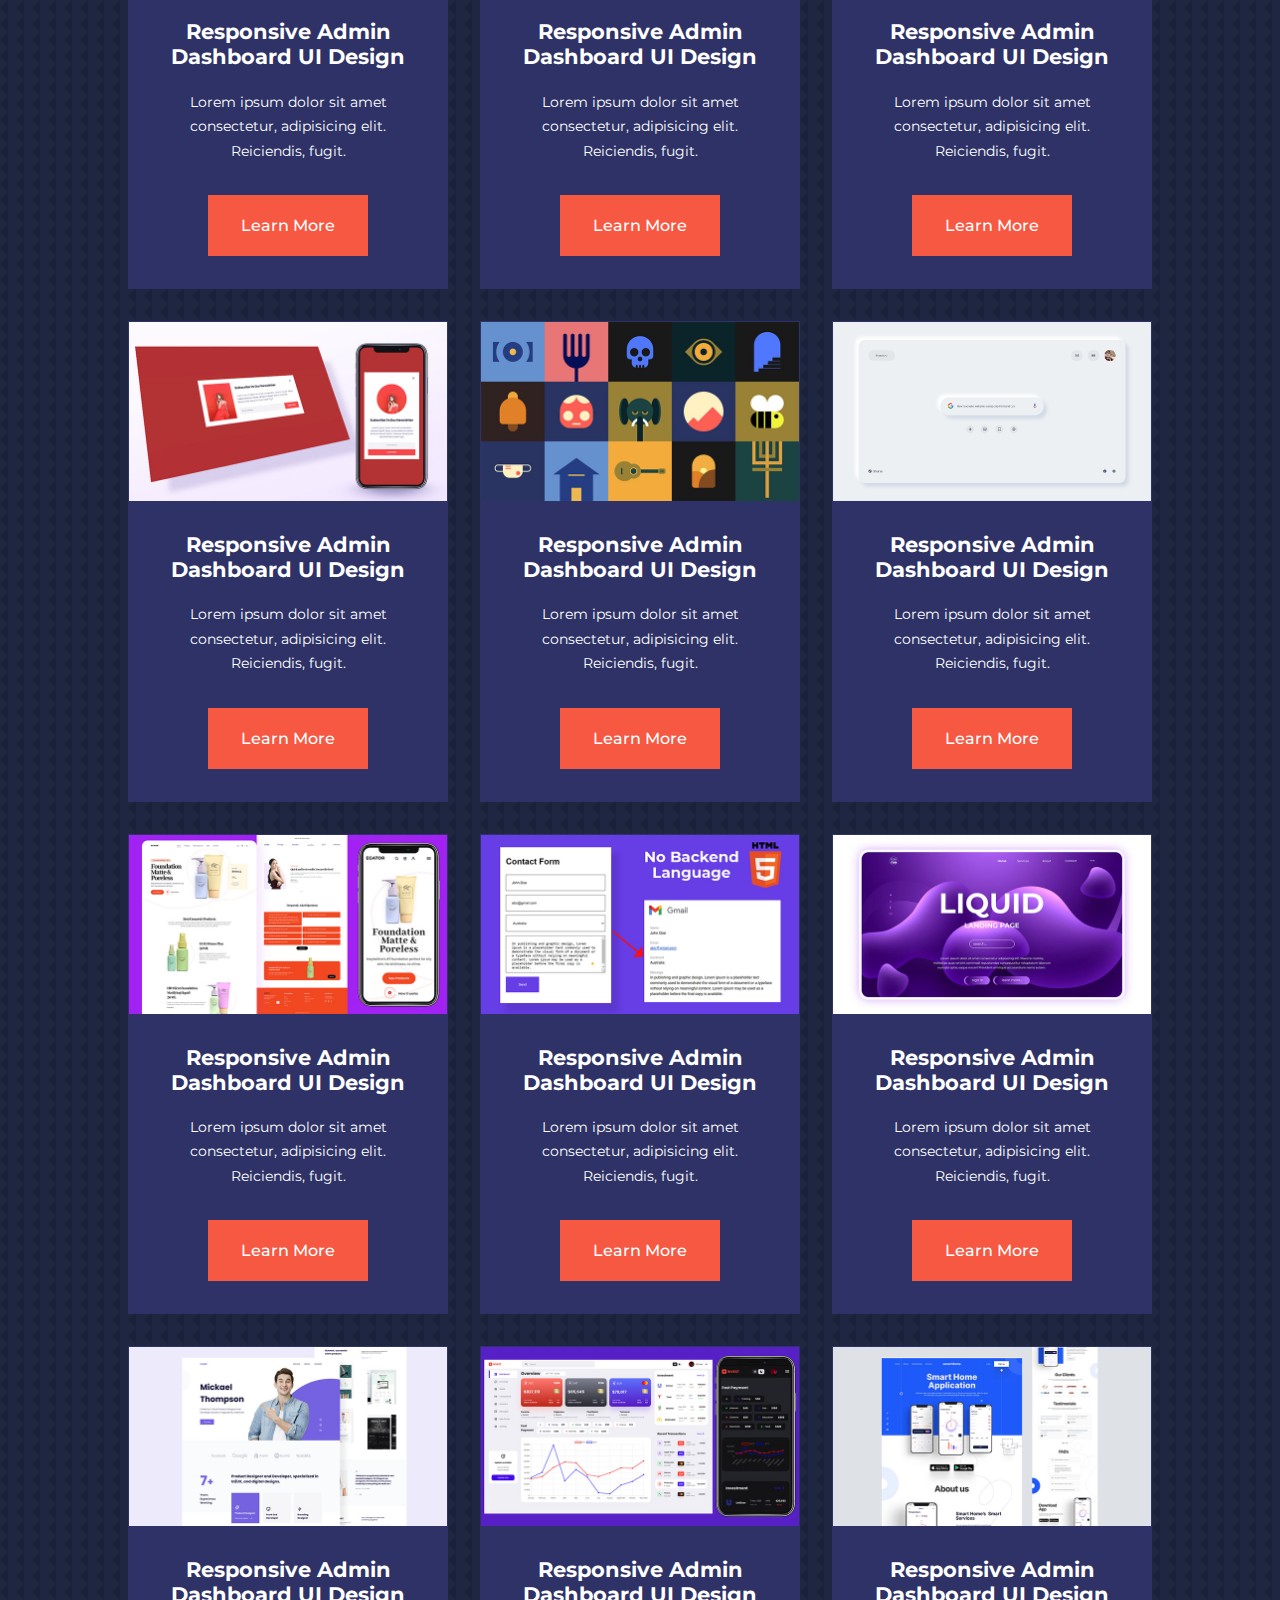
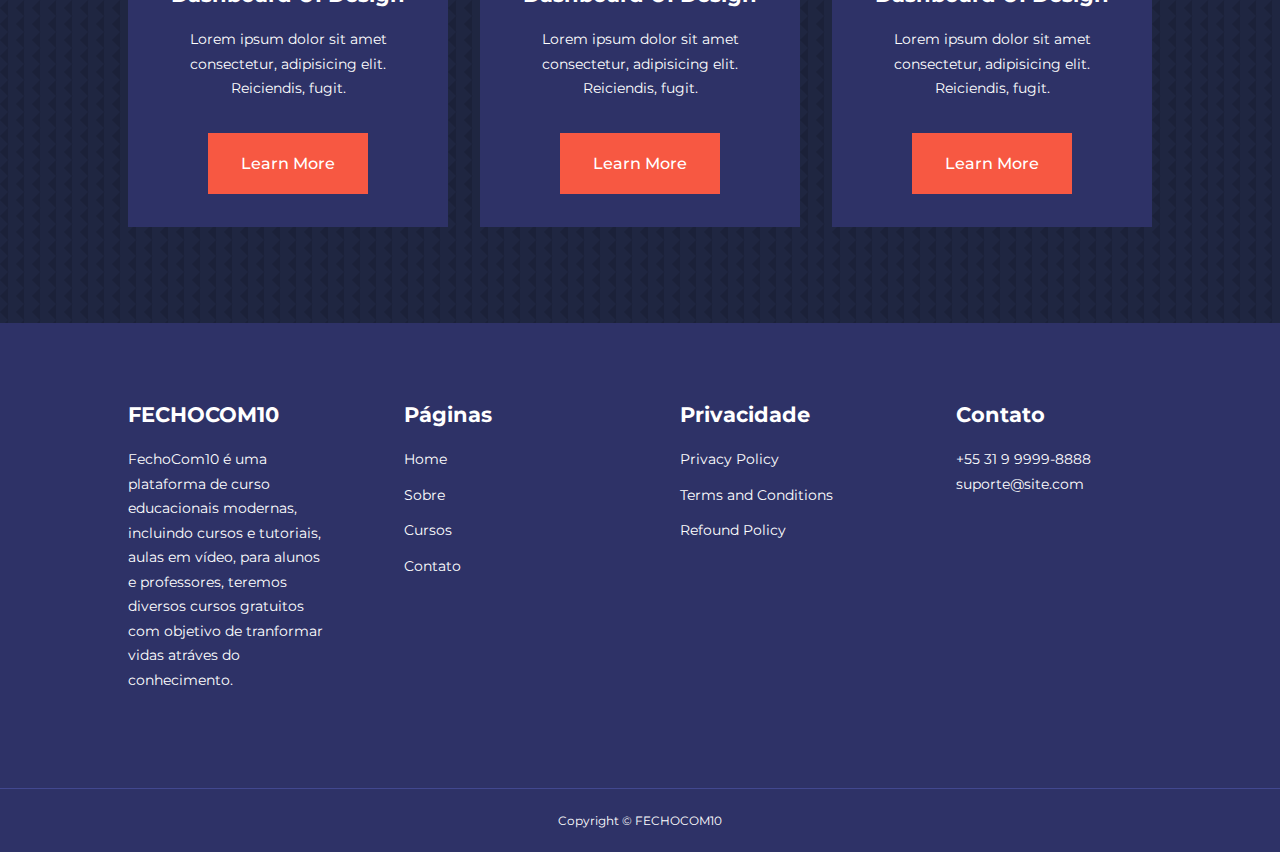
<file: escola/courses.html>
<!DOCTYPE html>
<html lang="pt-br">

<head>
    <meta charset="UTF-8">
    <meta http-equiv="X-UA-Compatible" content="IE=edge">
    <meta name="viewport" content="width=device-width, initial-scale=1.0">
    <title>Cursos - FechoCom10</title>


    <!-- ICONSSCOUT CDN -->
    <link rel="stylesheet" href="https://unicons.iconscout.com/release/v4.0.0/css/line.css">

    <!-- GOOGLE FONTS (MONTSERRAT) -->
    <link rel="preconnect" href="https://fonts.googleapis.com">
    <link rel="preconnect" href="https://fonts.gstatic.com" crossorigin>
    <link href="https://fonts.googleapis.com/css2?family=Montserrat:wght@300;400;600;700;800;900&display=swap"
        rel="stylesheet">


    <!-- CSS -->
    <link rel="stylesheet" href="assets/css/style.css">
    <link rel="stylesheet" href="assets/css/about.css">

</head>

<body>
    <!-- ============== NAV BAR ============= -->
    <nav>
        <div class="container nav__container">
            <a href="index.html">
                <h4>FECHOCOM10</h4>
            </a>
            <ul class="nav__menu">
                <li><a href="index.html">Home</a></li>
                <li><a href="about.html">Sobre</a></li>
                <li><a href="courses.html">Cursos</a></li>
                <li><a href="contact.html">Contato</a></li>
            </ul>
            <button id="open-menu-btn"><i class="uil uil-bars"></i></button>
            <button id="close-menu-btn"><i class="uil uil-multiply"></i></button>
        </div>
    </nav>
    <!-- ============== END OF NAVBAR ============= -->


    <!-- ============== COURSES =============== -->
    <section class="courses">
        <h2>Nossos Cursos</h2>
        <div class="container courses__container">
            <article class="course">
                <div class="course__image">
                    <img src="assets/img/course1.jpg" alt="">
                </div>
                <div class="course__info">
                    <h4>Responsive Social Media Website UI Design</h4>
                    <p>Lorem ipsum dolor sit amet consectetur, adipisicing elit. Reiciendis, fugit.</p>
                    <a href="course.html" class="btn btn-primary">Learn More</a>
                </div>
            </article>

            <article class="course">
                <div class="course__image">
                    <img src="assets/img/course2.jpg" alt="">
                </div>
                <div class="course__info">
                    <h4>Responsive Smarthome Website</h4>
                    <p>Lorem ipsum dolor sit amet consectetur, adipisicing elit. Reiciendis, fugit.</p>
                    <a href="course.html" class="btn btn-primary">Learn More</a>
                </div>
            </article>

            <article class="course">
                <div class="course__image">
                    <img src="assets/img/course3.jpg" alt="">
                </div>
                <div class="course__info">
                    <h4>Responsive Admin Dashboard UI Design</h4>
                    <p>Lorem ipsum dolor sit amet consectetur, adipisicing elit. Reiciendis, fugit.</p>
                    <a href="course.html" class="btn btn-primary">Learn More</a>
                </div>
            </article>

            <article class="course">
                <div class="course__image">
                    <img src="assets/img/course4.jpg" alt="">
                </div>
                <div class="course__info">
                    <h4>Responsive Admin Dashboard UI Design</h4>
                    <p>Lorem ipsum dolor sit amet consectetur, adipisicing elit. Reiciendis, fugit.</p>
                    <a href="course.html" class="btn btn-primary">Learn More</a>
                </div>
            </article>

            <article class="course">
                <div class="course__image">
                    <img src="assets/img/course5.jpg" alt="">
                </div>
                <div class="course__info">
                    <h4>Responsive Admin Dashboard UI Design</h4>
                    <p>Lorem ipsum dolor sit amet consectetur, adipisicing elit. Reiciendis, fugit.</p>
                    <a href="course.html" class="btn btn-primary">Learn More</a>
                </div>
            </article>

            <article class="course">
                <div class="course__image">
                    <img src="assets/img/course6.jpg" alt="">
                </div>
                <div class="course__info">
                    <h4>Responsive Admin Dashboard UI Design</h4>
                    <p>Lorem ipsum dolor sit amet consectetur, adipisicing elit. Reiciendis, fugit.</p>
                    <a href="course.html" class="btn btn-primary">Learn More</a>
                </div>
            </article>

            <article class="course">
                <div class="course__image">
                    <img src="assets/img/course7.jpg" alt="">
                </div>
                <div class="course__info">
                    <h4>Responsive Admin Dashboard UI Design</h4>
                    <p>Lorem ipsum dolor sit amet consectetur, adipisicing elit. Reiciendis, fugit.</p>
                    <a href="course.html" class="btn btn-primary">Learn More</a>
                </div>
            </article>

            <article class="course">
                <div class="course__image">
                    <img src="assets/img/course8.jpg" alt="">
                </div>
                <div class="course__info">
                    <h4>Responsive Admin Dashboard UI Design</h4>
                    <p>Lorem ipsum dolor sit amet consectetur, adipisicing elit. Reiciendis, fugit.</p>
                    <a href="course.html" class="btn btn-primary">Learn More</a>
                </div>
            </article>

            <article class="course">
                <div class="course__image">
                    <img src="assets/img/course9.jpg" alt="">
                </div>
                <div class="course__info">
                    <h4>Responsive Admin Dashboard UI Design</h4>
                    <p>Lorem ipsum dolor sit amet consectetur, adipisicing elit. Reiciendis, fugit.</p>
                    <a href="course.html" class="btn btn-primary">Learn More</a>
                </div>
            </article>

            <article class="course">
                <div class="course__image">
                    <img src="assets/img/course10.jpg" alt="">
                </div>
                <div class="course__info">
                    <h4>Responsive Admin Dashboard UI Design</h4>
                    <p>Lorem ipsum dolor sit amet consectetur, adipisicing elit. Reiciendis, fugit.</p>
                    <a href="course.html" class="btn btn-primary">Learn More</a>
                </div>
            </article>

            <article class="course">
                <div class="course__image">
                    <img src="assets/img/course11.jpg" alt="">
                </div>
                <div class="course__info">
                    <h4>Responsive Admin Dashboard UI Design</h4>
                    <p>Lorem ipsum dolor sit amet consectetur, adipisicing elit. Reiciendis, fugit.</p>
                    <a href="course.html" class="btn btn-primary">Learn More</a>
                </div>
            </article>

            <article class="course">
                <div class="course__image">
                    <img src="assets/img/course12.jpg" alt="">
                </div>
                <div class="course__info">
                    <h4>Responsive Admin Dashboard UI Design</h4>
                    <p>Lorem ipsum dolor sit amet consectetur, adipisicing elit. Reiciendis, fugit.</p>
                    <a href="course.html" class="btn btn-primary">Learn More</a>
                </div>
            </article>

            <article class="course">
                <div class="course__image">
                    <img src="assets/img/course13.jpg" alt="">
                </div>
                <div class="course__info">
                    <h4>Responsive Admin Dashboard UI Design</h4>
                    <p>Lorem ipsum dolor sit amet consectetur, adipisicing elit. Reiciendis, fugit.</p>
                    <a href="course.html" class="btn btn-primary">Learn More</a>
                </div>
            </article>

            <article class="course">
                <div class="course__image">
                    <img src="assets/img/course14.jpg" alt="">
                </div>
                <div class="course__info">
                    <h4>Responsive Admin Dashboard UI Design</h4>
                    <p>Lorem ipsum dolor sit amet consectetur, adipisicing elit. Reiciendis, fugit.</p>
                    <a href="course.html" class="btn btn-primary">Learn More</a>
                </div>
            </article>

            <article class="course">
                <div class="course__image">
                    <img src="assets/img/course15.jpg" alt="">
                </div>
                <div class="course__info">
                    <h4>Responsive Admin Dashboard UI Design</h4>
                    <p>Lorem ipsum dolor sit amet consectetur, adipisicing elit. Reiciendis, fugit.</p>
                    <a href="course.html" class="btn btn-primary">Learn More</a>
                </div>
            </article>

            <article class="course">
                <div class="course__image">
                    <img src="assets/img/course16.jpg" alt="">
                </div>
                <div class="course__info">
                    <h4>Responsive Admin Dashboard UI Design</h4>
                    <p>Lorem ipsum dolor sit amet consectetur, adipisicing elit. Reiciendis, fugit.</p>
                    <a href="course.html" class="btn btn-primary">Learn More</a>
                </div>
            </article>

            <article class="course">
                <div class="course__image">
                    <img src="assets/img/course17.jpg" alt="">
                </div>
                <div class="course__info">
                    <h4>Responsive Admin Dashboard UI Design</h4>
                    <p>Lorem ipsum dolor sit amet consectetur, adipisicing elit. Reiciendis, fugit.</p>
                    <a href="course.html" class="btn btn-primary">Learn More</a>
                </div>
            </article>

            <article class="course">
                <div class="course__image">
                    <img src="assets/img/course18.jpg" alt="">
                </div>
                <div class="course__info">
                    <h4>Responsive Admin Dashboard UI Design</h4>
                    <p>Lorem ipsum dolor sit amet consectetur, adipisicing elit. Reiciendis, fugit.</p>
                    <a href="course.html" class="btn btn-primary">Learn More</a>
                </div>
            </article>

        </div>
    </section>
    <!-- ============== END OF COURSES =============== -->


    <!-- ============== FOOTER =============== -->
    <footer class="footer">
        <div class="container footer__container">

            <div class="footer__1">
                <a href="index.html" class="footer__logo">
                    <h4>FECHOCOM10</h4>
                </a>
                <p>FechoCom10 é uma plataforma de curso educacionais modernas, incluindo cursos e tutoriais, aulas em vídeo, para alunos e professores, teremos diversos cursos gratuitos com objetivo de tranformar vidas atráves do conhecimento.</p>
            </div>

            <div class="footer__2">
                <h4>Páginas</h4>
                <ul class="permalinks">
                    <li><a href="index.html">Home</a></li>
                    <li><a href="about.html">Sobre</a></li>
                    <li><a href="courses.html">Cursos</a></li>
                    <li><a href="contact.html">Contato</a></li>
                </ul>
            </div>

            <div class="footer__3">
                <h4>Privacidade</h4>
                <ul class="privacy">
                    <li><a href=""></a>Privacy Policy</li>
                    <li><a href=""></a>Terms and Conditions</li>
                    <li><a href=""></a>Refound Policy</li>
                </ul>
            </div>

            <div class="footer__4">
                <h4>Contato</h4>
                <div>
                    <p>+55 31 9 9999-8888</p>
                    <p>suporte@site.com</p>
                </div>

                <ul class="footer__socials">
                    <li>
                        <a href=""><i class="uil uil-facebook-f"></i></a>
                    </li>
                    <li>
                        <a href=""><i class="uil uil-instagram-alt"></i></a>
                    </li>
                    <li>
                        <a href=""><i class="uil uil-twitter"></i></a>
                    </li>
                    <li>
                        <a href=""><i class="uil uil-linkedin-alt"></i></a>
                    </li>
                </ul>
            </div>

        </div>

        <div class="footer__copyright">
            <small>Copyright &copy; FECHOCOM10</small>
        </div>

    </footer>
    <!-- ============== END OF FOOTER =============== -->



    <script src="assets/js/main.js"></script>

</body>

</html>
</file>
<file: assets/css/style.css>
* {
    margin: 0;
    padding: 0;
    border: 0;
    outline: 0;
    text-decoration: none;
    list-style: none;
    box-sizing: border-box;
}

:root {
    --color-primary: #6c63ff;
    --color-success: #00bf8e;
    --color-warning: #f7c94b;
    --color-danger: #f75842;
    --color-danger-variant: rgba(247, 88, 66, 0.4);
    --color-white: #fff;
    --color-light: rgba(255, 255, 255, 0.7);
    --color-black: #000;
    --color-bg: #1f2641;
    --color-bg1: #2e3267;
    --color-bg2: #424890;

    --coantainer-width-lg: 80%;
    --coantainer-width-md: 90%;
    --coantainer-width-sm: 94%;

    --transition: all 400ms ease;
}

body {
    font-family: "Montserrat", sans-serif;
    line-height: 1.7;
    font-size: 20px;
    color: var(--color-white);
    background: var(--color-bg);
    background-image: url(../img/bg-texture.png);
}

::-webkit-scrollbar{
    width: 1.5rem;
    background: var(--color-bg);
}
::-webkit-scrollbar-thumb {
    background: var(--color-primary);
    border-radius: 2rem;
}


.container {
    width: var(--coantainer-width-lg);
    margin: 0 auto;
}

section {
    padding: 6rem 0;
}

section h2 {
    text-align: center;
    margin-bottom: 4rem;
}

h1,
h2,
h3,
h4,
h5 {
    line-height: 1.2;
}

h1 {
    font-size: 2.4rem;
}

h2 {
    font-size: 2rem;
}

h3 {
    font-size: 1.6rem;
}

h4 {
    font-size: 1.3rem;
}

a {
    color: var(--color-white);
}

img {
    width: 100%;
    display: block;
    object-fit: cover;
}

.btn {
    display: inline-block;
    background: var(--color-white);
    color: var(--color-black);
    padding: 1rem 2rem;
    border: 1px solid transparent;
    font-weight: 500;
    transition: var(--transition);
}

.btn:hover {
    background: transparent;
    color: var(--color-white);
    border-color: var(--color-white);
}

.btn-primary {
    background: var(--color-danger);
    color: var(--color-white);
}


/* =================== NAVBAR ==================== */
nav {
    background: transparent;
    width: 100vw;
    height: 5rem;
    position: fixed;
    top: 0;
    z-index: 11;
}

/* change navbar styles on scroll using javascript */
.window-scroll {
    background: var(--color-primary);
    box-shadow: 0 1rem 2rem rgba(0, 0, 0, 0.2);
}

.nav__container {
    height: 100%;
    display: flex;
    justify-content: space-between;
    align-items: center;
}

nav button {
    display: none;
}

.nav__menu {
    display: flex;
    align-items: center;
    gap: 4rem;
}

.nav__menu li:nth-last-child(1) {
    background: var(--color-bg2);
    border: 2px solid var(--color-primary);
    border-radius: 2rem;
    padding: 0.3rem 1rem;
}
.nav__menu li:nth-last-child(1):hover {
    background: var(--color-bg);
    color: #fff;
    transition: ease-out 400ms;
}

.nav__menu a {
    font-size: 0.9rem;
    transition: var(--transition);
}



/* =========== HEADER ============= */
header {
    position: relative;
    top: 5rem;
    overflow: hidden;
    height: 70vh;
    margin-bottom: 5rem;
}

.header__container {
    display: grid;
    grid-template-columns: 1fr 1fr;
    align-items: center;
    gap: 5rem;
    height: 100%;
}

.header__left p {
    margin: 1rem 0 2.4rem;
}

.header__right-image {
    width: 90%;
    height: auto;
}


/* ============ CATEGORIES ============== */
.categories {
    background: var(--color-bg1);
    height: 29rem;
}

.categories h1 {
    line-height: 1;
    margin-bottom: 3rem;
}

.categories__container {
    display: grid;
    grid-template-columns: 40% 60%;
    gap: 4rem;
}

.categories__left {
    margin-right: 4rem;
}

.categories__left p {
    margin: 1rem 0 3rem;
}

.categories__right {
    display: grid;
    grid-template-columns: repeat(3, 1fr);
    gap: 1.2rem;
}

.category {
    background: var(--color-bg2);
    padding: 2rem;
    border-radius: 2rem;
    transition: var(--transition);
}

.category:hover {
    box-shadow: 0 3rem 3rem rgba(0, 0, 0, 0.3);
    z-index: 1;
}

.category:nth-child(2) .category__icon {
    background: var(--color-danger);
}

.category:nth-child(3) .category__icon {
    background: var(--color-success);
}

.category:nth-child(4) .category__icon {
    background: var(--color-warning);
}

.category:nth-child(5) .category__icon {
    background: var(--color-success);
}

.category__icon {
    background: var(--color-primary);
    padding: 0.7rem;
    border-radius: 0.9rem;
}

.category h5 {
    margin: 2rem 0 1rem;
}

.category p {
    font-size: 0.85rem;
}



/* =================== POPULAR COURSES ==================== */
.courses {
    margin-top: 10rem;
}

.courses__container {
    display: grid;
    grid-template-columns: repeat(3, 1fr);
    gap: 2rem;
}

.course {
    background: var(--color-bg1);
    text-align: center;
    border: 1px solid transparent;
    transition: var(--transition);
}

.course:hover {
    background: transparent;
    border-color: var(--color-primary);
}

.course__info {
    padding: 2rem;
}

.course__info p {
    margin: 1.2rem 0 2rem;
    font-size: 0.9rem;
}



/* =================== FAQS ==================== */
.faqs {
    background: var(--color-bg1);
    box-shadow: inset 0 0 3rem rgba(0, 0, 0, 0.6);
}

.faqs__container {
    display: grid;
    grid-template-columns: 1fr 1fr;
    gap: 1rem;
}

.faq {
    padding: 2rem;
    display: flex;
    align-items: center;
    gap: 1.4rem;
    height: fit-content;
    background: var(--color-primary);
    cursor: pointer;
}

.faq h4 {
    font-size: 1rem;
    line-height: 2.2;
}

.faq__icon {
    align-self: flex-start;
    font-size: 1.2rem;
}

.faq p {
    margin-top: 0.8rem;
    display: none;
}

.faq.open p {
    display: block;
}



/* =================== TESTIMONIALS ==================== */
.testimonials__container {
    overflow-x: hidden;
    position: relative;
}

.testimonial {
    padding-top: 2rem;
}

.avatar {
    width: 6rem;
    height: 6rem;
    border-radius: 50%;
    overflow: hidden;
    margin: 0 auto 1rem;
    border: 1rem solid var(--color-bg1);
}

.testimonial__info {
    text-align: center;
}

.testimonial__body {
    background: var(--color-primary);
    padding: 2rem;
    margin-top: 3rem;
    position: relative;
}

.testimonial__body::before {
    content: "";
    display: block;
    background: linear-gradient(135deg,
            transparent,
            var(--color-primary),
            var(--color-primary),
            var(--color-primary));
    width: 3rem;
    height: 3rem;
    position: absolute;
    left: 46%;
    top: -1.5rem;
    transform: rotate(45deg);
}



/* =================== FOOTER ==================== */
footer {
    background: var(--color-bg1);
    padding-top: 5rem;
    font-size: 0.9rem;
}

.footer__container {
    display: grid;
    grid-template-columns: repeat(4, 1fr);
    gap: 5rem;
}

.footer__container>div h4 {
    margin-bottom: 1.2rem;
}

.footer__1 p {
    margin: 0 0 2rem;
}

footer ul li {
    margin-bottom: 0.7rem;
}

footer ul li a:hover {
    text-decoration: underline;
}

.footer__socials {
    display: flex;
    gap: 1rem;
    font-size: 1.2rem;
    margin-top: 2rem;
}

.footer__copyright {
    text-align: center;
    margin-top: 4rem;
    padding: 1.2rem 0;
    border-top: 1px solid var(--color-bg2);
}





/* =================== MEDIA QUERIES (TABLETS) ==================== */
@media screen and (max-width: 1024px) {
    .container {
        width: var(--coantainer-width-md);
    }

    h1 {
        font-size: 2.2rem;
    }

    h2 {
        font-size: 1.7rem;
    }

    h3 {
        font-size: 1.4rem;
    }

    h4 {
        font-size: 1.2rem;
    }


    /* =================== NAVBAR ==================== */
    nav button {
        display: inline-block;
        background: transparent;
        font-size: 1.8rem;
        color: var(--color-white);
        cursor: pointer;
    }

    nav button#close-menu-btn {
        display: none;
    }

    .nav__menu {
        position: fixed;
        top: 5rem;
        right: 5%;
        height: fit-content;
        width: 18rem;
        flex-direction: column;
        gap: 0;
        display: none;
    }

    .nav__menu li {
        width: 100%;
        height: 5.8rem;
        animation: animateNavItems 400ms linear forwards;
        transform-origin: top right;
        opacity: 0;
    }

    .nav__menu li:nth-child(2) {
        animation-delay: 200ms;
    }

    .nav__menu li:nth-child(3) {
        animation-delay: 400ms;
    }

    .nav__menu li:nth-child(4) {
        animation-delay: 600ms;
    }

    @keyframes animateNavItems {
        0% {
            transform: rotateZ(-90deg) rotateX(90deg) scale(0.1);
        }

        100% {
            transform: rotateZ(0) scale(1);
            opacity: 1;
        }
    }

    .nav__menu li a {
        background: var(--color-primary);
        box-shadow: -4rem 6rem 10rem rgba(0, 0, 0, 0.6);
        width: 100%;
        height: 100%;
        display: grid;
        place-items: center;
    }

    .nav__menu li a:hover {
        background: var(--color-bg2);
        color: var(--color-white);
    }



    /* =================== HEADER ==================== */
    header {
        height: 52vh;
        margin-bottom: 4rem;
    }

    .header__container {
        gap: 0;
        padding-bottom: 3rem;
    }



    /* =================== CATEGORIES ==================== */
    .categories {
        height: auto;
    }

    .categories__container {
        grid-template-columns: 1fr;
        gap: 3rem;
    }

    .categories__left {
        margin-right: 0;
    }



    /* =================== POPULAR COURSES ==================== */
    .courses {
        margin-top: 0;
    }

    .courses__container {
        grid-template-columns: 1fr 1fr;
    }



    /* =================== FAQS ==================== */
    .faqs__container {
        grid-template-columns: 1fr;
    }

    .faq {
        padding: 1.5rem;
    }



    /* =================== FOOTER ==================== */
    .footer__container {
        grid-template-columns: 1fr 1fr;
    }

}



/* =================== MEDIA QUERIES (PHONES) ==================== */
@media screen and (max-width: 600px) {
    .container {
        width: var(--coantainer-width-sm);
    }


    /* =================== NAVBAR ==================== */
    .nav__menu {
        right: 3%;
    }

    header {
        height: 100vh;
    }

    .header__container {
        grid-template-columns: 1fr;
        text-align: center;
        margin-top: 0;
    }

    .header__left p {
        margin-bottom: 1.3rem;
    }


    /* =================== CATEGORIES ==================== */
    .categories__right {
        grid-template-columns: 1fr 1fr;
        gap: 0.7rem;
    }

    .category {
        padding: 1rem;
        border-radius: 1rem;
    }

    .category__icon {
        margin-top: 4px;
        display: inline-block;
    }


    /* =================== POPULAR COURSES ==================== */
    .courses__container {
        grid-template-columns: 1fr;
    }


    /* =================== TESTIMONIALS ==================== */
    .testimonial__body {
        padding: 1.2rem;
    }


    /* =================== FOOTER ==================== */
    .footer__container {
        grid-template-columns: 1fr;
        text-align: center;
        gap: 2rem;
    }

    .footer__1 {
        margin: 1rem auto;
    }

    .footer__socials {
        justify-content: center;
    }
}
</file>
<file: escola/assets/css/style.css>
* {
    margin: 0;
    padding: 0;
    border: 0;
    outline: 0;
    text-decoration: none;
    list-style: none;
    box-sizing: border-box;
}

:root {
    --color-primary: #6c63ff;
    --color-success: #00bf8e;
    --color-warning: #f7c94b;
    --color-danger: #f75842;
    --color-danger-variant: rgba(247, 88, 66, 0.4);
    --color-white: #fff;
    --color-light: rgba(255, 255, 255, 0.7);
    --color-black: #000;
    --color-bg: #1f2641;
    --color-bg1: #2e3267;
    --color-bg2: #424890;

    --coantainer-width-lg: 80%;
    --coantainer-width-md: 90%;
    --coantainer-width-sm: 94%;

    --transition: all 400ms ease;
}

body {
    font-family: "Montserrat", sans-serif;
    line-height: 1.7;
    color: var(--color-white);
    background: var(--color-bg);
    background-image: url(../img/bg-texture.png);
}

::-webkit-scrollbar{
    width: 1.5rem;
    background: var(--color-bg);
}
::-webkit-scrollbar-thumb {
    background: var(--color-primary);
    border-radius: 2rem;
}


.container {
    width: var(--coantainer-width-lg);
    margin: 0 auto;
}

section {
    padding: 6rem 0;
}

section h2 {
    text-align: center;
    margin-bottom: 4rem;
}

h1,
h2,
h3,
h4,
h5 {
    line-height: 1.2;
}

h1 {
    font-size: 2.4rem;
}

h2 {
    font-size: 2rem;
}

h3 {
    font-size: 1.6rem;
}

h4 {
    font-size: 1.3rem;
}

a {
    color: var(--color-white);
}

img {
    width: 100%;
    display: block;
    object-fit: cover;
}

.btn {
    display: inline-block;
    background: var(--color-white);
    color: var(--color-black);
    padding: 1rem 2rem;
    border: 1px solid transparent;
    font-weight: 500;
    transition: var(--transition);
}

.btn:hover {
    background: transparent;
    color: var(--color-white);
    border-color: var(--color-white);
}

.btn-primary {
    background: var(--color-danger);
    color: var(--color-white);
}


/* =================== NAVBAR ==================== */
nav {
    background: transparent;
    width: 100vw;
    height: 5rem;
    position: fixed;
    top: 0;
    z-index: 11;
}

/* change navbar styles on scroll using javascript */
.window-scroll {
    background: var(--color-primary);
    box-shadow: 0 1rem 2rem rgba(0, 0, 0, 0.2);
}

.nav__container {
    height: 100%;
    display: flex;
    justify-content: space-between;
    align-items: center;
}

nav button {
    display: none;
}

.nav__menu {
    display: flex;
    align-items: center;
    gap: 4rem;
}


.nav__menu a {
    font-size: 0.9rem;
    transition: var(--transition);
}

.nav__menu a:hover {
    color: var(--color-bg2);
}


/* =========== HEADER ============= */
header {
    position: relative;
    top: 5rem;
    overflow: hidden;
    height: 70vh;
    margin-bottom: 5rem;
}

.header__container {
    display: grid;
    grid-template-columns: 1fr 1fr;
    align-items: center;
    gap: 5rem;
    height: 100%;
}

.header__left p {
    margin: 1rem 0 2.4rem;
}

.header__right-image {
    width: 90%;
    height: auto;
}


/* ============ CATEGORIES ============== */
.categories {
    background: var(--color-bg1);
    height: 29rem;
}

.categories h1 {
    line-height: 1;
    margin-bottom: 3rem;
}

.categories__container {
    display: grid;
    grid-template-columns: 40% 60%;
    gap: 4rem;
}

.categories__left {
    margin-right: 4rem;
}

.categories__left p {
    margin: 1rem 0 3rem;
}

.categories__right {
    display: grid;
    grid-template-columns: repeat(3, 1fr);
    gap: 1.2rem;
}

.category {
    background: var(--color-bg2);
    padding: 2rem;
    border-radius: 2rem;
    transition: var(--transition);
}

.category:hover {
    box-shadow: 0 3rem 3rem rgba(0, 0, 0, 0.3);
    z-index: 1;
}

.category:nth-child(2) .category__icon {
    background: var(--color-danger);
}

.category:nth-child(3) .category__icon {
    background: var(--color-success);
}

.category:nth-child(4) .category__icon {
    background: var(--color-warning);
}

.category:nth-child(5) .category__icon {
    background: var(--color-success);
}

.category__icon {
    background: var(--color-primary);
    padding: 0.7rem;
    border-radius: 0.9rem;
}

.category h5 {
    margin: 2rem 0 1rem;
}

.category p {
    font-size: 0.85rem;
}



/* =================== POPULAR COURSES ==================== */
.courses {
    margin-top: 10rem;
}

.courses__container {
    display: grid;
    grid-template-columns: repeat(3, 1fr);
    gap: 2rem;
}

.course {
    background: var(--color-bg1);
    text-align: center;
    border: 1px solid transparent;
    transition: var(--transition);
}

.course:hover {
    background: transparent;
    border-color: var(--color-primary);
}

.course__info {
    padding: 2rem;
}

.course__info p {
    margin: 1.2rem 0 2rem;
    font-size: 0.9rem;
}



/* =================== FAQS ==================== */
.faqs {
    background: var(--color-bg1);
    box-shadow: inset 0 0 3rem rgba(0, 0, 0, 0.6);
}

.faqs__container {
    display: grid;
    grid-template-columns: 1fr 1fr;
    gap: 1rem;
}

.faq {
    padding: 2rem;
    display: flex;
    align-items: center;
    gap: 1.4rem;
    height: fit-content;
    background: var(--color-primary);
    cursor: pointer;
}

.faq h4 {
    font-size: 1rem;
    line-height: 2.2;
}

.faq__icon {
    align-self: flex-start;
    font-size: 1.2rem;
}

.faq p {
    margin-top: 0.8rem;
    display: none;
}

.faq.open p {
    display: block;
}



/* =================== TESTIMONIALS ==================== */
.testimonials__container {
    overflow-x: hidden;
    position: relative;
}

.testimonial {
    padding-top: 2rem;
}

.avatar {
    width: 6rem;
    height: 6rem;
    border-radius: 50%;
    overflow: hidden;
    margin: 0 auto 1rem;
    border: 1rem solid var(--color-bg1);
}

.testimonial__info {
    text-align: center;
}

.testimonial__body {
    background: var(--color-primary);
    padding: 2rem;
    margin-top: 3rem;
    position: relative;
}

.testimonial__body::before {
    content: "";
    display: block;
    background: linear-gradient(135deg,
            transparent,
            var(--color-primary),
            var(--color-primary),
            var(--color-primary));
    width: 3rem;
    height: 3rem;
    position: absolute;
    left: 46%;
    top: -1.5rem;
    transform: rotate(45deg);
}



/* =================== FOOTER ==================== */
footer {
    background: var(--color-bg1);
    padding-top: 5rem;
    font-size: 0.9rem;
}

.footer__container {
    display: grid;
    grid-template-columns: repeat(4, 1fr);
    gap: 5rem;
}

.footer__container>div h4 {
    margin-bottom: 1.2rem;
}

.footer__1 p {
    margin: 0 0 2rem;
}

footer ul li {
    margin-bottom: 0.7rem;
}

footer ul li a:hover {
    text-decoration: underline;
}

.footer__socials {
    display: flex;
    gap: 1rem;
    font-size: 1.2rem;
    margin-top: 2rem;
}

.footer__copyright {
    text-align: center;
    margin-top: 4rem;
    padding: 1.2rem 0;
    border-top: 1px solid var(--color-bg2);
}





/* =================== MEDIA QUERIES (TABLETS) ==================== */
@media screen and (max-width: 1024px) {
    .container {
        width: var(--coantainer-width-md);
    }

    h1 {
        font-size: 2.2rem;
    }

    h2 {
        font-size: 1.7rem;
    }

    h3 {
        font-size: 1.4rem;
    }

    h4 {
        font-size: 1.2rem;
    }


    /* =================== NAVBAR ==================== */
    nav button {
        display: inline-block;
        background: transparent;
        font-size: 1.8rem;
        color: var(--color-white);
        cursor: pointer;
    }

    nav button#close-menu-btn {
        display: none;
    }

    .nav__menu {
        position: fixed;
        top: 5rem;
        right: 5%;
        height: fit-content;
        width: 18rem;
        flex-direction: column;
        gap: 0;
        display: none;
    }

    .nav__menu li {
        width: 100%;
        height: 5.8rem;
        animation: animateNavItems 400ms linear forwards;
        transform-origin: top right;
        opacity: 0;
    }

    .nav__menu li:nth-child(2) {
        animation-delay: 200ms;
    }

    .nav__menu li:nth-child(3) {
        animation-delay: 400ms;
    }

    .nav__menu li:nth-child(4) {
        animation-delay: 600ms;
    }

    @keyframes animateNavItems {
        0% {
            transform: rotateZ(-90deg) rotateX(90deg) scale(0.1);
        }

        100% {
            transform: rotateZ(0) scale(1);
            opacity: 1;
        }
    }

    .nav__menu li a {
        background: var(--color-primary);
        box-shadow: -4rem 6rem 10rem rgba(0, 0, 0, 0.6);
        width: 100%;
        height: 100%;
        display: grid;
        place-items: center;
    }

    .nav__menu li a:hover {
        background: var(--color-bg2);
        color: var(--color-white);
    }



    /* =================== HEADER ==================== */
    header {
        height: 52vh;
        margin-bottom: 4rem;
    }

    .header__container {
        gap: 0;
        padding-bottom: 3rem;
    }



    /* =================== CATEGORIES ==================== */
    .categories {
        height: auto;
    }

    .categories__container {
        grid-template-columns: 1fr;
        gap: 3rem;
    }

    .categories__left {
        margin-right: 0;
    }



    /* =================== POPULAR COURSES ==================== */
    .courses {
        margin-top: 0;
    }

    .courses__container {
        grid-template-columns: 1fr 1fr;
    }



    /* =================== FAQS ==================== */
    .faqs__container {
        grid-template-columns: 1fr;
    }

    .faq {
        padding: 1.5rem;
    }



    /* =================== FOOTER ==================== */
    .footer__container {
        grid-template-columns: 1fr 1fr;
    }

}



/* =================== MEDIA QUERIES (PHONES) ==================== */
@media screen and (max-width: 600px) {
    .container {
        width: var(--coantainer-width-sm);
    }


    /* =================== NAVBAR ==================== */
    .nav__menu {
        right: 3%;
    }

    header {
        height: 100vh;
    }

    .header__container {
        grid-template-columns: 1fr;
        text-align: center;
        margin-top: 0;
    }

    .header__left p {
        margin-bottom: 1.3rem;
    }


    /* =================== CATEGORIES ==================== */
    .categories__right {
        grid-template-columns: 1fr 1fr;
        gap: 0.7rem;
    }

    .category {
        padding: 1rem;
        border-radius: 1rem;
    }

    .category__icon {
        margin-top: 4px;
        display: inline-block;
    }


    /* =================== POPULAR COURSES ==================== */
    .courses__container {
        grid-template-columns: 1fr;
    }


    /* =================== TESTIMONIALS ==================== */
    .testimonial__body {
        padding: 1.2rem;
    }


    /* =================== FOOTER ==================== */
    .footer__container {
        grid-template-columns: 1fr;
        text-align: center;
        gap: 2rem;
    }

    .footer__1 {
        margin: 1rem auto;
    }

    .footer__socials {
        justify-content: center;
    }
}
</file>
<file: assets/css/about.css>
/* ============== ACHIEVEMENTS =============== */
.about__achievements {
    margin-top: 3rem;
}

.about__achievements-container {
    display: grid;
    grid-template-columns: 40% 60%;
    gap: 5rem;
}

.about__achievements-right > p {
    margin: 1.6rem 0 2.5rem;
}

.achievements__cards {
    display: grid;
    grid-template-columns: repeat(3, 1fr);
    gap: 1.5rem;
}

.achievement__card {
    background: var(--color-bg1);
    padding: 1.6rem;
    border-radius: 1rem;
    text-align: center;
    transition: var(--transition);
}
.achievement__card:hover {
    background: var(--color-bg2);
    box-shadow: 0 3rem 3rem rgba(0, 0, 0, 0.3);
}

.achievement__icon {
    background: var(--color-danger);
    padding: 0.6rem;
    border-radius: 1rem;
    display: inline-block;
    margin-bottom: 2rem;
    font-size: 2rem;
}

.achievement__card:nth-child(2) .achievement__icon {
    background: var(--color-success);
}
.achievement__card:nth-child(3) .achievement__icon {
    background: var(--color-primary);
}

.achievement__card p {
    margin-top: 1rem;
}



/* ============== TEAM =============== */
.team {
    background: var(--color-bg1);
    box-shadow: inset 0 0 3rem rgba(0, 0, 0, 0.5);
}

.team__container {
    display: grid;
    grid-template-columns: repeat(4, 1fr);
    gap: 2rem;
}

.team__member {
    background: var(--color-bg2);
    padding: 2rem;
    border: 1px solid transparent;
    transition: var(--transition);
    position: relative;
    overflow: hidden;
}
.team__member:hover {
    background: transparent;
    border-color: var(--color-primary);
}

.team__member-image img {
    filter: saturate(0);
}
.team__member:hover img {
    filter: saturate(1);
}

.team__member-info * {
    text-align: center;
    margin-top: 1.4rem;
}

.team__member-info p {
    color: var(--color-light);
}

.team__member-socials {
    position: absolute;
    top: 50%;
    transform: translateY(-50%);
    right: -100%;
    display: flex;
    flex-direction: column;
    background: var(--color-primary);
    border-radius: 1rem 0 0 1rem;
    box-shadow: -2rem 0 2rem rgba(0, 0, 0, 0.3);
    transition: var(--transition);
}

.team__member:hover .team__member-socials {
    right: 0;
}

.team__member-socials a {
    padding: 1rem;
}



/* ============== MEDIA QUERIES (TABLETS) =============== */
@media screen and (max-width: 1024px) {
    .about__achievements {
        margin-top: 2rem;
    }

    .about__achievements-container {
        grid-template-columns: 1fr;
        gap: 4rem;
    }

    .about__achievements-left {
        width: 80%;
        margin: 0 auto;
    }

    .team__container {
        grid-template-columns: repeat(3, 1fr);
        gap: 1.5rem;
    }

    .team__member {
        padding: 1rem;
    }
}



/* ============== MEDIA QUERIES (PHONES) =============== */
@media screen and (max-width: 600px) {
    .achievements__cards {
        grid-template-columns: 1fr;
        gap: 1rem;
    }

    .team__container {
        grid-template-columns: 1fr 1fr;
        gap: 0.7rem;
    }

    .team__member {
        padding: 0;
    }

    .team__member p {
        margin-bottom: 1.5rem;
    }
}
</file>
<file: assets/css/contact.css>
.contact__container {
    background: var(--color-bg1);
    padding: 4rem;
    display: grid;
    grid-template-columns: 40% 60%;
    gap: 4rem;
    height: 30rem;
    margin: 7rem auto;
    border-radius: 1rem;
}


/* ============== ASIDE =============== */
.contact__aside {
    background: var(--color-primary);
    padding: 3rem;
    border-radius: 1rem;
    position: relative;
    bottom: 10rem;
}

.aside__image {
    width: 12rem;
    margin-bottom: 2rem;
}

.contact__aside h2 {
    text-align: left;
    margin-bottom: 1rem;
}

.contact__aside p {
    font-size: 0.9rem;
    margin-bottom: 2rem;
}

.contact__details li {
    display: flex;
    gap: 1rem;
    word-break: break-all;
    align-items: center;
    margin-bottom: 1rem;
}

.contact__socials {
    display: flex;
    gap: 0.8rem;
    margin-top: 3rem;
}

.contact__socials a {
    background: var(--color-bg2);
    padding: 0.5rem;
    border-radius: 50%;
    font-size: 0.9rem;
    transition: var(--transition);
}

.contact__socials a:hover {
    background: transparent;
}


/* ============== FORM =============== */
.contact__form {
    display: flex;
    flex-direction: column;
    gap: 1.2rem;
    margin-right: 4rem;
}

.form__name {
    display: flex;
    gap: 1.2rem;
}

.contact__form input[type="text"] {
    width: 50%;
}

input, textarea {
    width: 100%;
    padding: 1rem;
    background: var(--color-bg);
    color: var(--color-white);
}

.contact__form .btn {
    width: max-content;
    margin-top: 1rem;
    cursor: pointer;
}



/* ============== MEDIA QUERIES (TABLETS) =============== */
@media screen and (max-width: 1110px) {
    .contact {
        padding-bottom: 0;
    }
    .container {
        width: var(--coantainer-width-md);
    }

    .contact__container {
        gap: 1.5rem;
        margin-top: 3rem;
        height: auto;
        padding: 1.5rem;
    }

    .contact__aside {
        width: auto;
        padding: 1.5rem;
        bottom: 0;
    }

    .contact__form {
        align-self: center;
        margin-right: 1.5rem;
    }
}



/* ============== MEDIA QUERIES (PHONES) =============== */
@media screen and (max-width: 824px) {
    .contact__container {
        grid-template-columns: 1fr;
        gap: 3rem;
        margin-top: 0;
        padding: 0;
    }

    .contact__form {
        margin: 0 1.5rem 3rem;
    }

    .form__name {
        flex-direction: column;
    }

    .form__name input[type="text"] {
        width: 100%;
    }
}
</file>
<file: escola/assets/css/about.css>
/* ============== ACHIEVEMENTS =============== */
.about__achievements {
    margin-top: 3rem;
}

.about__achievements-container {
    display: grid;
    grid-template-columns: 40% 60%;
    gap: 5rem;
}

.about__achievements-right > p {
    margin: 1.6rem 0 2.5rem;
}

.achievements__cards {
    display: grid;
    grid-template-columns: repeat(3, 1fr);
    gap: 1.5rem;
}

.achievement__card {
    background: var(--color-bg1);
    padding: 1.6rem;
    border-radius: 1rem;
    text-align: center;
    transition: var(--transition);
}
.achievement__card:hover {
    background: var(--color-bg2);
    box-shadow: 0 3rem 3rem rgba(0, 0, 0, 0.3);
}

.achievement__icon {
    background: var(--color-danger);
    padding: 0.6rem;
    border-radius: 1rem;
    display: inline-block;
    margin-bottom: 2rem;
    font-size: 2rem;
}

.achievement__card:nth-child(2) .achievement__icon {
    background: var(--color-success);
}
.achievement__card:nth-child(3) .achievement__icon {
    background: var(--color-primary);
}

.achievement__card p {
    margin-top: 1rem;
}



/* ============== TEAM =============== */
.team {
    background: var(--color-bg1);
    box-shadow: inset 0 0 3rem rgba(0, 0, 0, 0.5);
}

.team__container {
    display: grid;
    grid-template-columns: repeat(4, 1fr);
    gap: 2rem;
}

.team__member {
    background: var(--color-bg2);
    padding: 2rem;
    border: 1px solid transparent;
    transition: var(--transition);
    position: relative;
    overflow: hidden;
}
.team__member:hover {
    background: transparent;
    border-color: var(--color-primary);
}

.team__member-image img {
    filter: saturate(0);
}
.team__member:hover img {
    filter: saturate(1);
}

.team__member-info * {
    text-align: center;
    margin-top: 1.4rem;
}

.team__member-info p {
    color: var(--color-light);
}

.team__member-socials {
    position: absolute;
    top: 50%;
    transform: translateY(-50%);
    right: -100%;
    display: flex;
    flex-direction: column;
    background: var(--color-primary);
    border-radius: 1rem 0 0 1rem;
    box-shadow: -2rem 0 2rem rgba(0, 0, 0, 0.3);
    transition: var(--transition);
}

.team__member:hover .team__member-socials {
    right: 0;
}

.team__member-socials a {
    padding: 1rem;
}



/* ============== MEDIA QUERIES (TABLETS) =============== */
@media screen and (max-width: 1024px) {
    .about__achievements {
        margin-top: 2rem;
    }

    .about__achievements-container {
        grid-template-columns: 1fr;
        gap: 4rem;
    }

    .about__achievements-left {
        width: 80%;
        margin: 0 auto;
    }

    .team__container {
        grid-template-columns: repeat(3, 1fr);
        gap: 1.5rem;
    }

    .team__member {
        padding: 1rem;
    }
}



/* ============== MEDIA QUERIES (PHONES) =============== */
@media screen and (max-width: 600px) {
    .achievements__cards {
        grid-template-columns: 1fr;
        gap: 1rem;
    }

    .team__container {
        grid-template-columns: 1fr 1fr;
        gap: 0.7rem;
    }

    .team__member {
        padding: 0;
    }

    .team__member p {
        margin-bottom: 1.5rem;
    }
}
</file>
<file: escola/assets/css/contact.css>
.contact__container {
    background: var(--color-bg1);
    padding: 4rem;
    display: grid;
    grid-template-columns: 40% 60%;
    gap: 4rem;
    height: 30rem;
    margin: 7rem auto;
    border-radius: 1rem;
}


/* ============== ASIDE =============== */
.contact__aside {
    background: var(--color-primary);
    padding: 3rem;
    border-radius: 1rem;
    position: relative;
    bottom: 10rem;
}

.aside__image {
    width: 12rem;
    margin-bottom: 2rem;
}

.contact__aside h2 {
    text-align: left;
    margin-bottom: 1rem;
}

.contact__aside p {
    font-size: 0.9rem;
    margin-bottom: 2rem;
}

.contact__details li {
    display: flex;
    gap: 1rem;
    align-items: center;
    margin-bottom: 1rem;
}

.contact__socials {
    display: flex;
    gap: 0.8rem;
    margin-top: 3rem;
}

.contact__socials a {
    background: var(--color-bg2);
    padding: 0.5rem;
    border-radius: 50%;
    font-size: 0.9rem;
    transition: var(--transition);
}

.contact__socials a:hover {
    background: transparent;
}


/* ============== FORM =============== */
.contact__form {
    display: flex;
    flex-direction: column;
    gap: 1.2rem;
    margin-right: 4rem;
}

.form__name {
    display: flex;
    gap: 1.2rem;
}

.contact__form input[type="text"] {
    width: 50%;
}

input, textarea {
    width: 100%;
    padding: 1rem;
    background: var(--color-bg);
    color: var(--color-white);
}

.contact__form .btn {
    width: max-content;
    margin-top: 1rem;
    cursor: pointer;
}



/* ============== MEDIA QUERIES (TABLETS) =============== */
@media screen and (max-width: 1024px) {
    .contact {
        padding-bottom: 0;
    }

    .contact__container {
        gap: 1.5rem;
        margin-top: 3rem;
        height: auto;
        padding: 1.5rem;
    }

    .contact__aside {
        width: auto;
        padding: 1.5rem;
        bottom: 0;
    }

    .contact__form {
        align-self: center;
        margin-right: 1.5rem;
    }
}



/* ============== MEDIA QUERIES (PHONES) =============== */
@media screen and (max-width: 600px) {
    .contact__container {
        grid-template-columns: 1fr;
        gap: 3rem;
        margin-top: 0;
        padding: 0;
    }

    .contact__form {
        margin: 0 1.5rem 3rem;
    }

    .form__name {
        flex-direction: column;
    }

    .form__name input[type="text"] {
        width: 100%;
    }
}
</file>
